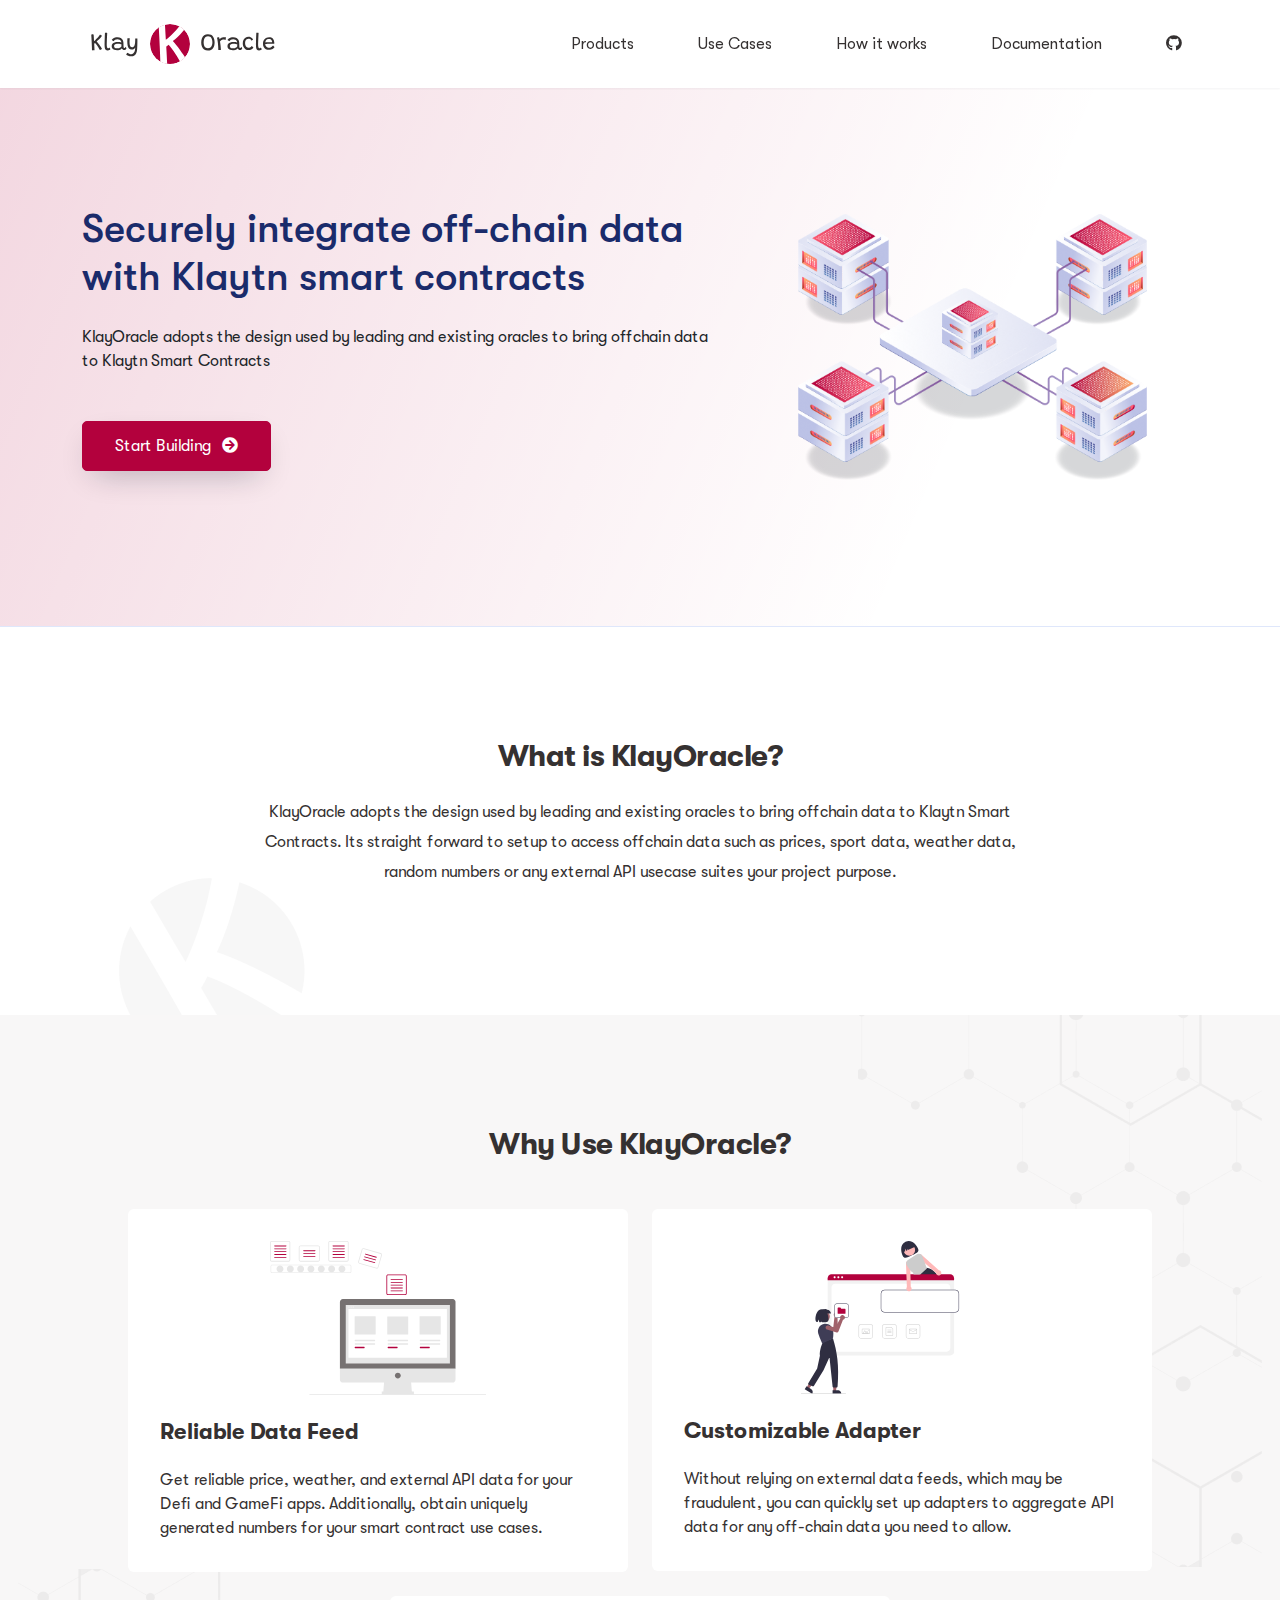
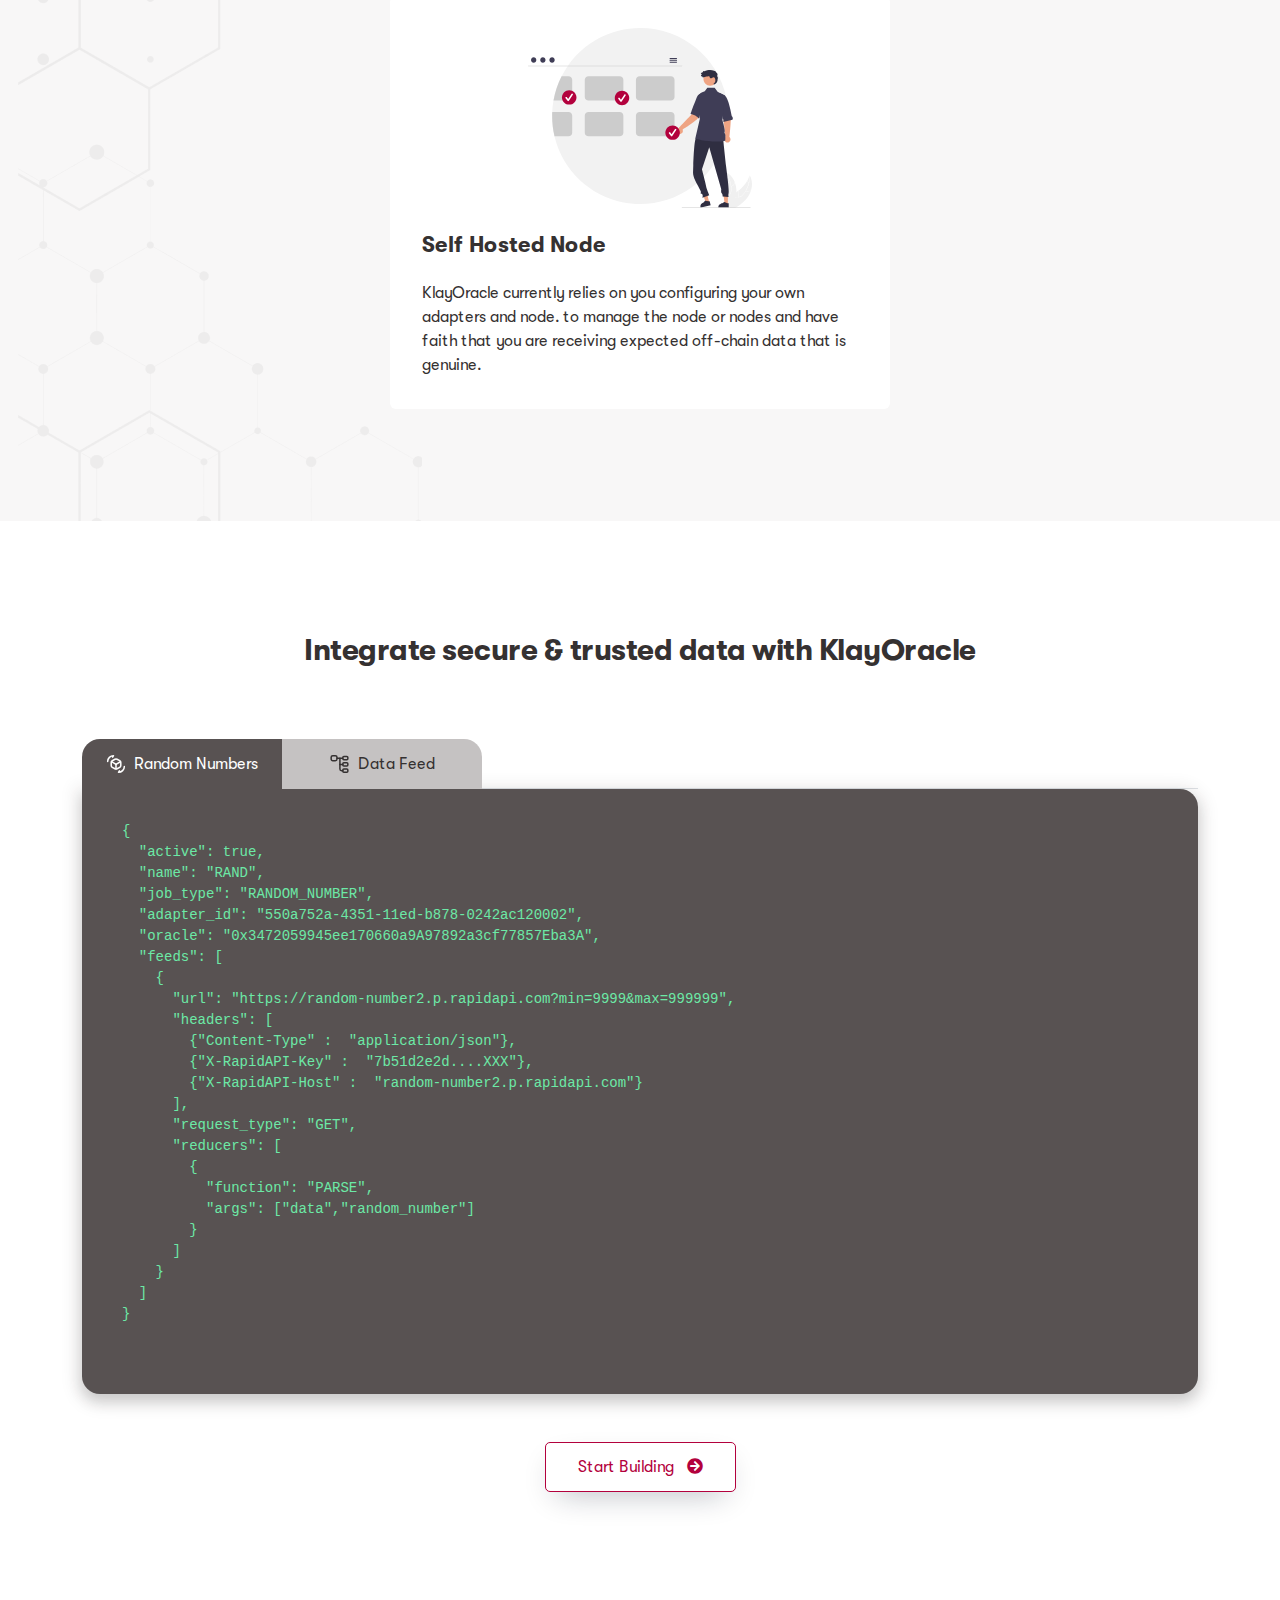
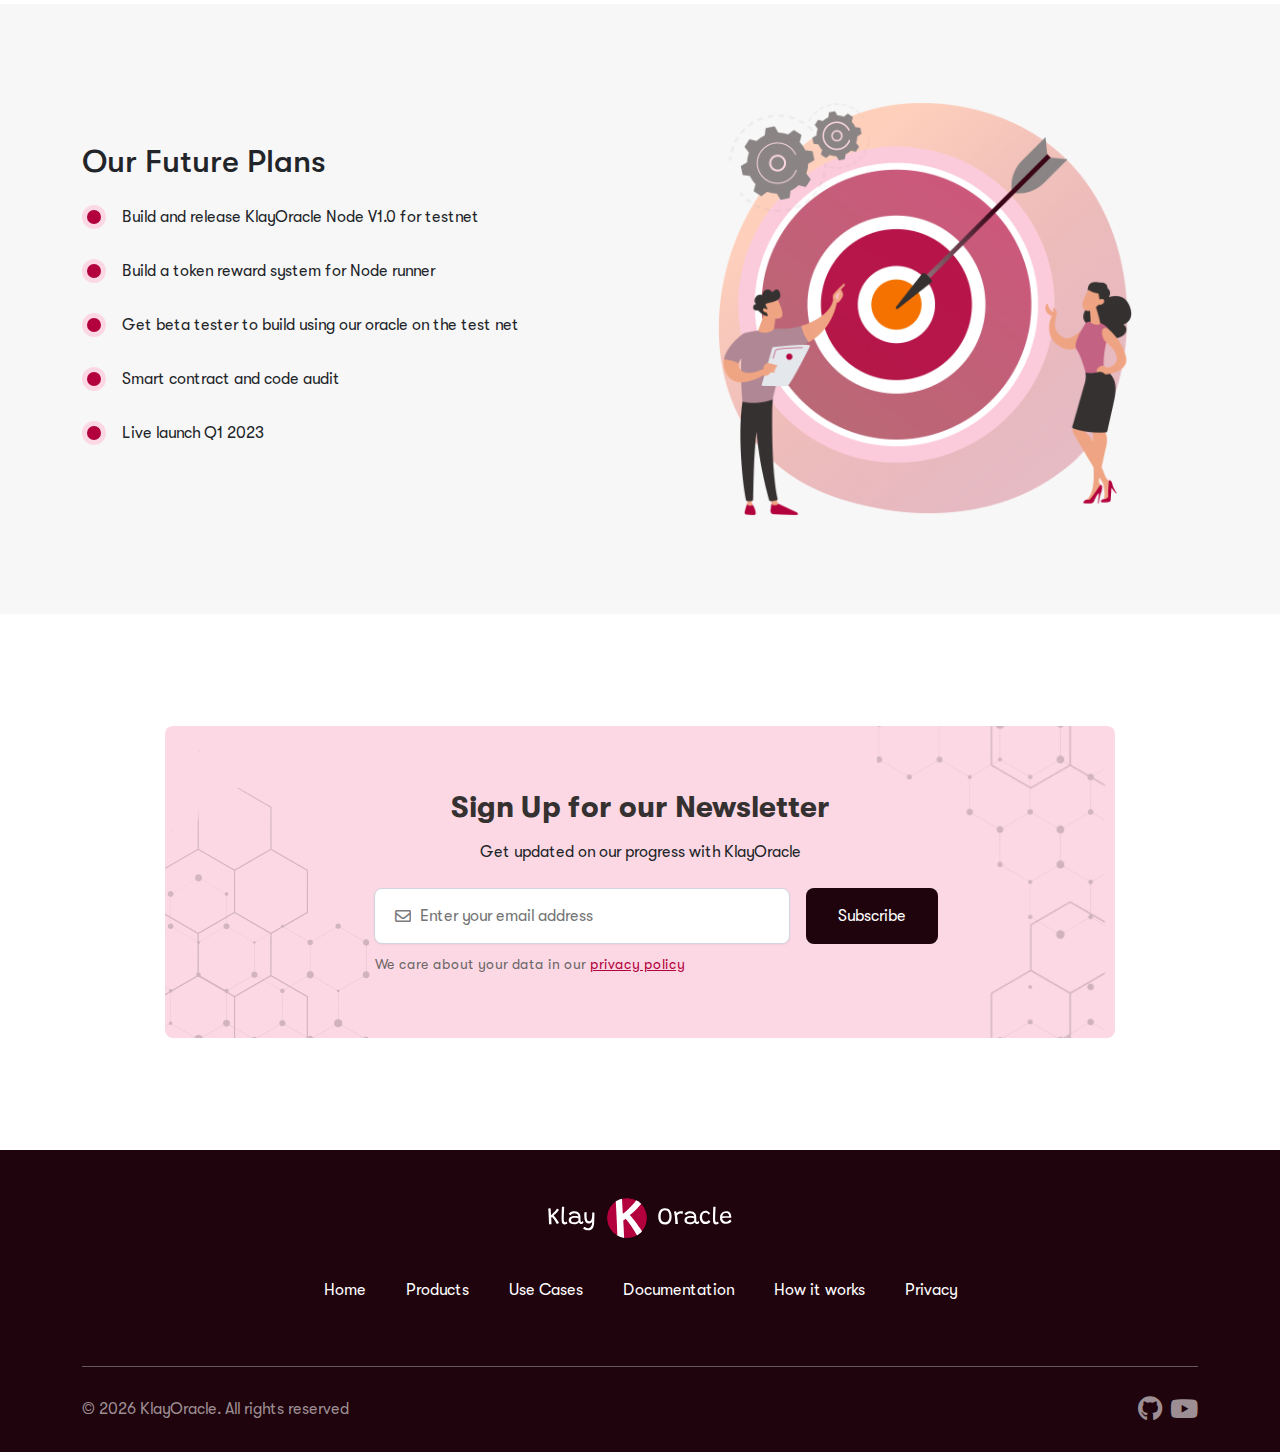
<file: index.html>
<!DOCTYPE html>
<html lang="en">
<head>
    <meta charset="UTF-8">
    <meta name="keywords" content="Oracle, Klaytn, Defi, NFT, Random Numbers, Price Feed, Price Oracle, Offchain Data, Smart Contracts, Klaytn Oracle Smart Contract">
    <meta name="description" property="og:description"  content="KlayOracle adopts the design used by leading and existing oracles to bring offchain data to Klaytn Smart Contracts">
    <meta http-equiv="X-UA-Compatible" content="IE=edge">
    <meta name="viewport" content="width=device-width, initial-scale=1.0">
    <meta property="og:title" content="KlayOracle">
    <meta property="og:image" content="https://www.klayoracle.com/images/network-data-analysis.png">
    <meta property="og:image:width" content="200">
    <meta property="og:image:height" content="200">
    <meta property="og:site_name" content="KlayOracle">
    <meta content="summary_large_image" name="twitter:card">
    <meta property="og:type" content="website">


    
    <title>KlayOracle</title>
    <link rel="shortcut icon" type="image/png" href="images/Icon.png">
    <link href="vendors/fontawesome/css/all.min.css" type="text/css" rel="stylesheet">
    <link href="vendors/bootstrap/dist/css/bootstrap.css" type="text/css" rel="stylesheet">
    <link href="vendors/font/GTWalsheim/stylesheet.css" type="text/css" rel="stylesheet">

    <link href="css/styles.css" type="text/css" rel="stylesheet" />
</head>
<body>
    <div>
        <header class="  navbar-expand-lg fixed-top text-bg-white bg-white ">
            <div class="position-relative ">

            
                <div class="container">
                    <div class="d-flex align-items-center  justify-content-lg-start justify-content-between px-2 py-3 py-lg-4">
                        <a href="/" class="d-flex align-items-center mb-2 mb-lg-0 text-white text-decoration-none me-lg-auto">
                            <img src="images/Logo.svg" class="img-fluid"/>
                        </a>
            
                        <button class="navbar-toggler d-block d-lg-none rounded-circle p-2" type="button" data-bs-toggle="collapse" data-bs-target="#navbarTogglerDemo01" aria-controls="navbarTogglerDemo01" aria-expanded="false" aria-label="Toggle navigation">
                            <!-- <span class="navbar-toggler-icon"></span> -->
                            <i class="fa fa-bars"></i>
                        </button>
                    
                
                        <div class="d-none d-lg-block">
                            <ul class="nav col-12 col-lg-auto  mb-2 justify-content-center align-items-center mb-md-0 gap-5 ">
                                <li class="nav-item  dropdown">
                                    <a class="nav-link px-2 text-secondary dropdown-toggle" href="#" role="button" data-bs-toggle="dropdown" aria-expanded="false">
                                        Products
                                    </a>
                                    <div class="dropdown-menu fade-in py-3">
                                            <div class="" >
                                                <ul>
                                                    <li class="">
                                                        <a target="_blank" href="https://klayoracle.gitbook.io/klayoracle-documentation/" class="px-3">
                                                            Random Numbers
                                                        </a>
                                                    </li>
                                                    <li>
                                                        <a target="_blank" href="https://klayoracle.gitbook.io/klayoracle-documentation/" class="px-3">Data Feed</a>
                        
                                                    </li>
                                                </ul>                        
                                            </div>                       
                                    </div>
                                </li>
                                <li class="nav-item  dropdown">
                                    <a class="nav-link px-2 text-secondary dropdown-toggle" href="#" role="button" data-bs-toggle="dropdown" aria-expanded="false">
                                        Use Cases
                                    </a>
                                    <div class="dropdown-menu fade-in py-3 ">
                                        <div class="" >
                                            <ul>
                                                <li>
                                                    <a href="use-case.html" class="px-3 ">
                                                        NFTs
                                                    </a>
                                                </li>
                                                <li>
                                                    <a href="use-case.html" class="px-3">Gaming</a>
                                                </li>
                                                <li>
                                                    <a href="use-case.html" class="px-3">Defi</a>
                                                </li>
                                            </ul>                        
                                        </div>                       
                                    </div>
                                </li>
                                <li>
                                    <a target="_blank" href="https://klayoracle.gitbook.io/klayoracle-documentation/" class="nav-link px-2 text-secondary">How it works    
                                    </a>
                                </li>
                                <li>
                                    <a target="_blank" href="https://klayoracle.gitbook.io/klayoracle-documentation/" class="nav-link px-2 text-secondary">Documentation    
                                    </a>
                                </li>
                                <li>
                                    <a target="_blank" href="https://github.com/alofeoluwafemi/klay-oracle" class="nav-link px-2 text-secondary"><i class="fab fa-github"></i>    
                                    </a>
                                </li>
                            </ul>
                        </div>

                            
                        <!-- </div> -->
                    </div>
                </div>
                        <div class="d-block d-lg-none">

                            <div class="mobile__menu">
                                <div class="px-2 py-2 py-lg-4 h-auto position-relative">
                                    <div class="container">
                                        <ul class=" col-12 col-lg-auto  mb-2  mb-md-0 gap-5 dropdown-list ">
                                            <li class="nav-item  dropdown">
                                                <a class="nav-link px-2 text-secondary dropdown-toggle" href="#" role="button" data-bs-toggle="dropdown" aria-expanded="false">
                                                    Products
                                                </a>
                                                <div class="dropdown-menu fade-in py-3" style="position: relative;">
                                                        <div class="" >
                                                            <ul>
                                                                <li class="">
                                                                    <a target="_blank" href="https://klayoracle.gitbook.io/klayoracle-documentation/" class="px-3">
                                                                        Random Numbers
                                                                    </a>
                                                                </li>
                                                                <li>
                                                                    <a target="_blank" href="https://klayoracle.gitbook.io/klayoracle-documentation/" class="px-3">Data Feed</a>
                                    
                                                                </li>
                                                            </ul>                        
                                                        </div>                       
                                                </div>
                                            </li>
                                            <li class="nav-item  dropdown">
                                                <a class="nav-link px-2 text-secondary dropdown-toggle" href="#" role="button" data-bs-toggle="dropdown" aria-expanded="false">
                                                    Use Cases
                                                </a>
                                                <div class="dropdown-menu fade-in py-3 ">
                                                    <div class="" >
                                                        <ul>
                                                            <li>
                                                                <a href="use-case.html" class="px-3 ">
                                                                    NFTs
                                                                </a>
                                                            </li>
                                                            <li>
                                                                <a href="use-case.html" class="px-3">Gaming</a>
                                                            </li>
                                                            <li>
                                                                <a href="use-case.html" class="px-3">Defi</a>
                                                            </li>
                                                        </ul>                        
                                                    </div>                       
                                                </div>
                                            </li>
                                            <li>
                                                <a target="_blank" href="https://klayoracle.gitbook.io/klayoracle-documentation/" class="nav-link px-2 text-secondary">How it works    
                                                </a>
                                            </li>
                                            <li>
                                                <a target="_blank" href="https://klayoracle.gitbook.io/klayoracle-documentation/" class="nav-link px-2 text-secondary">Documentation    
                                                </a>
                                            </li>
                                            <li>
                                                <a href="https://github.com/alofeoluwafemi/klay-oracle" target="_blank" class="nav-link px-2 text-secondary"><i class="fab fa-github"></i>    
                                                </a>
                                            </li>
                                        </ul>
                                    </div>
                                    
                                </div>
                                

                            </div>
                        </div>
            </div>
        </header>



        <section class="hero">
            <div class="container">
                <div class="row hero__block align-items-center">
                    <div class="col-lg-7">
                            <div>
                            <h1>Securely integrate off-chain data with Klaytn smart contracts</h1>
                        </div>

                        <div>
                            <p class="mb-5">KlayOracle adopts the design used by leading and existing oracles to bring offchain data to Klaytn Smart Contracts</p>
                        </div>
                        <div>
                            <a target="_blank" href="https://klayoracle.gitbook.io/klayoracle-documentation/" class="hero-button btn">Start Building
                                <i class="fa fa-arrow-circle-right arrow-link"></i>
                            </a>
                        </div>
                    </div>
                    <div class="col-lg-5">
                        <div class="w-100 d-none d-lg-block">
                            <img src="images/network-data-analysis.png" class="img-fluid"/>
                        </div>

                    </div>
                </div>
            </div>
        </section>


        <section class="kl__section__all kl__section__ab">
            <img src="images/Icon Wrap.png" class="k-pattern"/>

            <div class="container position-relative">

                <div class="kl__section__ab__block">
                    <div class="px-4">
                        <div class="mb-4">
                            <h2>What is KlayOracle?</h3>
                        </div>
                        <div>
                            <p>
                                KlayOracle adopts the design used by leading and existing oracles to bring offchain data to Klaytn Smart Contracts. Its straight forward to setup to access offchain data such as prices, sport data, weather data, random numbers or any external API usecase suites your project purpose.
                            </p>
                        </div>
                    </div>
                    
                </div>
            </div>

        </section>



        <section class="kl__section__all kl__section__wh">
            <img src="images/19366 3.png" class="left-pattern d-none d-lg-block"/>
            <img src="images/19366 2 (1).png" class="right-pattern d-none d-lg-block"/>
            <div class="container">
                <div class="" >
                        <div class="mb-4">
                            <h2>Why Use KlayOracle?</h3>
                        </div>
                        <div class="mt-5">
                            <div class="row flex-wrap align-items-center justify-content-center ">
                                <div class="col-lg-6 card-group d-flex align-items-center justify-content-center justify-content-lg-end ">
                                    <div class="card border-0  mb-4 px-3 py-3">
                                        <div class="card-body">
                                            <div class="card-img">
                                                <img src="images/undraw_data_processing_yrrv 1.svg" alt="reliable-data-feed"/>
                                            </div>
                                            <div class="card-content mt-4">

                                                <div class="mb-4">
                                                     <h3>Reliable Data Feed</h3>
                                                </div>
                                                <div>
                                                     <p>Get reliable price, weather, and external API data for your Defi and GameFi apps. Additionally, obtain uniquely generated numbers for your smart contract use cases.</p>
                                                </div>
                                             </div>
                                        </div>
                                        
                                    </div>
                                </div>
                                <div class="col-lg-6 card-group d-flex align-items-center justify-content-center justify-content-lg-start">
                                    <div class="card border-0  mb-4 px-3 py-3">
                                        <div class="card-body">
                                            <div class="card-img">
                                                <img src="images/undraw_building_websites_i78t 1.svg" alt="customizable-adapter"/>
                                            </div>
                                            <div class="card-content mt-4">

                                               <div class="mb-4">
                                                    <h3>Customizable Adapter</h3>
                                               </div>
                                               <div>
                                                    <p>Without relying on external data feeds, which may be fraudulent, you can quickly set up adapters to aggregate API data for any off-chain data you need to allow.</p>
                                               </div>
                                            </div>
                                            
                                        </div>
                                        
                                    </div>
                                </div>
                                <div class="col-lg-6 card-group d-flex align-items-center justify-content-center">
                                    <div class="card border-0 px-3 py-3">
                                        <div class="card-body">
                                            <div class="card-img">
                                                <img src="images/undraw_checking_boxes_re_9h8m 1.svg" alt="self-hosted-node"/>
                                            </div>
                                            <div class="card-content mt-4">

                                                <div class="mb-4">
                                                     <h3>Self Hosted Node</h3>
                                                </div>
                                                <div>
                                                     <p>KlayOracle currently relies on you configuring your own adapters and node. to manage the node or nodes and have faith that you are receiving expected off-chain data that is genuine.</p>
                                                </div>
                                             </div>
                                        </div>
                                        
                                    </div>
                                </div>
                            </div>
                        </div>
                    
                </div>
            </div>

        </section>


        <section class="kl__section__all kl__code__block">
            <div class="container">
                <div class="">
                    <div class="mb-5">
                        <h2>Integrate secure & trusted data with KlayOracle</h3>
                    </div>

                    <div class="pt-2 pt-lg-4">

                    
                        <ul class="nav nav-tabs" id="myTab" role="tablist">
                        <li class="nav-item" role="presentation">
                          <button class="nav-link active d-flex align-items-center justify-content-center gap-2" id="random-numbers-tab" data-bs-toggle="tab" data-bs-target="#random-numbers-pane" type="button" role="tab" aria-controls="random-numbers-tab-pane" aria-selected="true">
                            <span>
                                <svg width="20" height="20" viewBox="0 0 20 20" fill="none" xmlns="http://www.w3.org/2000/svg">
                                    <path d="M5.58337 7.71655L10 10.2749L14.3834 7.73322" stroke="currentColor" stroke-width="1.5" stroke-linecap="round" stroke-linejoin="round"/>
                                    <path d="M10 14.8083V10.2666" stroke="currentColor" stroke-width="1.5" stroke-linecap="round" stroke-linejoin="round"/>
                                    <path d="M8.9667 5.24163L6.30002 6.72496C5.70002 7.05829 5.20001 7.89996 5.20001 8.59163V11.4166C5.20001 12.1083 5.69169 12.95 6.30002 13.2833L8.9667 14.7666C9.53336 15.0833 10.4667 15.0833 11.0417 14.7666L13.7084 13.2833C14.3084 12.95 14.8083 12.1083 14.8083 11.4166V8.5833C14.8083 7.89163 14.3167 7.04996 13.7084 6.71663L11.0417 5.23329C10.4667 4.91663 9.53336 4.91663 8.9667 5.24163Z" stroke="currentColor" stroke-width="1.5" stroke-linecap="round" stroke-linejoin="round"/>
                                    <path d="M18.3333 12.5C18.3333 15.725 15.725 18.3333 12.5 18.3333L13.375 16.875" stroke="currentColor" stroke-width="1.5" stroke-linecap="round" stroke-linejoin="round"/>
                                    <path d="M1.66669 7.50008C1.66669 4.27508 4.27502 1.66675 7.50002 1.66675L6.62503 3.12508" stroke="currentColor" stroke-width="1.5" stroke-linecap="round" stroke-linejoin="round"/>
                                </svg>
                                    
                            </span>
                            Random Numbers
                        </button>
                        </li>
                        <li class="nav-item" role="presentation">
                          <button class="nav-link d-flex align-items-center justify-content-center gap-2" id="data-feed-tab" data-bs-toggle="tab" data-bs-target="#data-feed-tab-pane" type="button" role="tab" aria-controls="data-feed-tab-pane" aria-selected="false">
                            <span>
                                <svg width="21" height="20" viewBox="0 0 21 20" fill="none" xmlns="http://www.w3.org/2000/svg">
                                    <path d="M6.33332 6.66675H3.83332C2.91666 6.66675 2.16666 5.91675 2.16666 5.00008V3.33341C2.16666 2.41675 2.91666 1.66675 3.83332 1.66675H6.33332C7.24999 1.66675 7.99999 2.41675 7.99999 3.33341V5.00008C7.99999 5.91675 7.24999 6.66675 6.33332 6.66675Z" stroke="currentColor" stroke-width="1.5" stroke-linecap="round" stroke-linejoin="round"/>
                                    <path d="M17.8333 5.83333H14.8333C14.2833 5.83333 13.8333 5.38332 13.8333 4.83332V3.50001C13.8333 2.95001 14.2833 2.5 14.8333 2.5H17.8333C18.3833 2.5 18.8333 2.95001 18.8333 3.50001V4.83332C18.8333 5.38332 18.3833 5.83333 17.8333 5.83333Z" stroke="currentColor" stroke-width="1.5" stroke-linecap="round" stroke-linejoin="round"/>
                                    <path d="M17.8333 12.0833H14.8333C14.2833 12.0833 13.8333 11.6333 13.8333 11.0833V9.75001C13.8333 9.20001 14.2833 8.75 14.8333 8.75H17.8333C18.3833 8.75 18.8333 9.20001 18.8333 9.75001V11.0833C18.8333 11.6333 18.3833 12.0833 17.8333 12.0833Z" stroke="currentColor" stroke-width="1.5" stroke-linecap="round" stroke-linejoin="round"/>
                                    <path d="M8 4.16675H13.8333" stroke="currentColor" stroke-width="1.5" stroke-miterlimit="10" stroke-linecap="round" stroke-linejoin="round"/>
                                    <path d="M10.9167 4.16675V15.0001C10.9167 15.9167 11.6667 16.6667 12.5833 16.6667H13.8333" stroke="currentColor" stroke-width="1.5" stroke-miterlimit="10" stroke-linecap="round" stroke-linejoin="round"/>
                                    <path d="M10.9167 10.4167H13.8333" stroke="currentColor" stroke-width="1.5" stroke-miterlimit="10" stroke-linecap="round" stroke-linejoin="round"/>
                                    <path d="M17.8333 18.3333H14.8333C14.2833 18.3333 13.8333 17.8833 13.8333 17.3333V16C13.8333 15.45 14.2833 15 14.8333 15H17.8333C18.3833 15 18.8333 15.45 18.8333 16V17.3333C18.8333 17.8833 18.3833 18.3333 17.8333 18.3333Z" stroke="currentColor" stroke-width="1.5" stroke-linecap="round" stroke-linejoin="round"/>
                                </svg>
                            </span>
                            Data Feed
                        </button>
                        </li>
                        </ul>
                        <div class="tab-content code__block" id="myTabContent">
                            <div class="tab-pane fade show active" id="random-numbers-pane" role="tabpanel" aria-labelledby="random-numbers-tab" tabindex="0">
                                <div class="px-2 code__block__content">
                                    <pre class="code__block-color__green">
{
  "active": true,
  "name": "RAND",
  "job_type": "RANDOM_NUMBER",
  "adapter_id": "550a752a-4351-11ed-b878-0242ac120002",
  "oracle": "0x3472059945ee170660a9A97892a3cf77857Eba3A",
  "feeds": [
    {
      "url": "https://random-number2.p.rapidapi.com?min=9999&max=999999",
      "headers": [
        {"Content-Type" :  "application/json"},
        {"X-RapidAPI-Key" :  "7b51d2e2d....XXX"},
        {"X-RapidAPI-Host" :  "random-number2.p.rapidapi.com"}
      ],
      "request_type": "GET",
      "reducers": [
        {
          "function": "PARSE",
          "args": ["data","random_number"]
        }
      ]
    }
  ]
}
                                    </pre>

                                </div>
                                
                            </div>
                            <div class="tab-pane fade" id="data-feed-tab-pane" role="tabpanel" aria-labelledby="data-feed-tab" tabindex="0">
                                <div class="px-2 code__block__content">
<pre class="code__block-color__green">
{
  "active": true,
  "name": "KLAY_USD",
  "job_type": "DATA_FEED",
  "adapter_id": "efbdab54-4195-11ed-b878-0242ac120002",
  "oracle": "0xDC77A7A497C9a9A7C086E3d57bFb753fF2cFa414",
  "feeds": [
    {
      "url": "https://min-api.cryptocompare.com/data/pricemultifull?fsyms=KLAY&tsyms=USD",
      "headers": [
        {"Content-Type" :  "application/json"}
      ],
      "request_type": "GET",
      "reducers": [
        {
          "function": "PARSE",
          "args": ["RAW","KLAY","USD","PRICE"]
        },
        {
          "function": "MUL",
          "args": [1000000000000000000]
        }
      ]
    }
  ]
}
</pre>
                                
                                    <!-- <div class="mb-3">
                                        <span class="code__block-color__green">// Imports</span><br/>
                                        <span class="code__block-color__purple">Import </span><span class="code__block-color__blue">mongoose, { Schema } </span><span>from</span> <span>'untitled'</span>
                                    </div>

                                    <div class="mb-3">
                                        <span class="code__block-color__green">// Collection name</span><br/>
                                        <span class="code__block-color__purple">export const</span><span class="code__block-color__blue"> collection </span><span>= 'Design' |</span>
                                    </div>

                                    <div class="mb-3">
                                        <span class="code__block-color__green">// Schema</span><br/>
                                        <span class="code__block-color__purple">const</span><span class="code__block-color__blue"> schema</span> = <span class="code__block-color__purple">new</span><span> Schema({</span><br/>
                                            <span class="code__block-color__blue">&nbsp;&nbsp;&nbsp;&nbsp;name</span><span>: {</span><br/>
                                                <span class="code__block-color__blue">&nbsp;&nbsp;&nbsp;&nbsp;&nbsp;&nbsp;&nbsp;type</span><span>: &nbsp;String,</span><br/>
                                                <span class="code__block-color__blue">&nbsp;&nbsp;&nbsp;&nbsp;&nbsp;&nbsp;&nbsp;required</span><span>: &nbsp;true</span><br/>
                                            <span>&nbsp;&nbsp;&nbsp;&nbsp;},</span><br/><br/>

                                            <span class="code__block-color__blue">&nbsp;&nbsp;&nbsp;&nbsp;description</span><span>: {</span><br/>
                                                <span class="code__block-color__blue">&nbsp;&nbsp;&nbsp;&nbsp;&nbsp;&nbsp;&nbsp;type</span><span>: &nbsp;String</span><br/>
                                            <span>&nbsp;&nbsp;&nbsp;&nbsp;}</span><br/>
                                        <span>},</span>&nbsp; {<span class="code__block-color__blue">timestamps</span><span>: true})</span>
                                    </div>

                                    <div>
                                        <span class="code__block-color__green">// Model</span><br/>
                                        <span class="code__block-color__purple">export default</span><span> untitled.model(</span><span class="code__block-color__blue">collection</span><span>, </span><span class="code__block-color__blue">schema</span><span>, </span> <span class="code__block-color__blue">collection</span><span>)</span>
                                    </div> -->

                                </div>
                            </div>
                        </div>

                    </div>

                      <div class="mt-5 align-items-center justify-content-center d-flex">
                        <a target="_blank" href="https://klayoracle.gitbook.io/klayoracle-documentation/" class="btn code__block__btn">Start Building
                            <i class="fa fa-arrow-circle-right arrow-link"></i>
                        </a>
                      </div>
                </div>
            </div>

        </section>




        <section class="kl__section__all kl__section__ft__plan">
            <div class="container">
                <div class="">
                    <div class="row align-items-center">
                        <div class="col-lg-6">
                            <div>
                                <div>
                                    <h2>Our Future Plans</h2>
                                </div>

                                <div class="mt-4">
                                    <ul>
                                        <li>
                                            <p>
                                                Build and release KlayOracle Node V1.0 for testnet
                                            </p>
                                        </li>
                                        <li>
                                            <p>
                                                Build a token reward system for Node runner
                                            </p>
                                        </li>
                                        <li>
                                            <p>
                                                Get beta tester to build using our oracle on the test net
                                            </p>
                                        </li>
                                        <li>
                                            <p>
                                                Smart contract and code audit
                                            </p>
                                        </li>
                                        <li>
                                            <p>
                                                Live launch Q1 2023
                                            </p>
                                        </li>
                                    </ul>
                                </div>
                                
                            </div>
                        </div>

                        <div class="col-lg-6">
                            <div class="w-100">
                            <img src="images/future-plans.png" class="w-100 img-fluid"/>

                            </div>
                        </div>
                    </div>
                </div>
            </div>
        </section>



        <section class="kl__section__all kl__section__newsletter">
            <div class="container">
                <div class="kl__newsletter__block position-relative">
                    <img src="images/19366 1.png" class="left-img d-none d-lg-block"/>
                    <img src="images/19366 2.png" class="right-img"/>
                    <div class="mb-3" >
                        <h2>Sign Up for our Newsletter</h2>
                    </div>
                    <div class="kl__newsletter__block__subtitle mb-4 px-1">
                        <p>Get updated on our progress with KlayOracle</p>
                    </div>

                    <div class="" >
                        <form class="subscribe-form">
                            <div class="form-subscribe-wrapper d-flex flex-row flex-wrap flex-md-nowrap">
                                <div class="input-group">
                                    <span class="input-group-text" id="basic-addon1"><i class="far fa-envelope"></i></span>
                                    <input type="email" class="cta-subscribe-input w-input" maxlength="256" name="Email" placeholder="Enter your email address" id="Email" required="">
                                </div>
                                <button type="submit" class="btn subscribe-button mt-3 mt-md-0">Subscribe</button>
                            </div>
                            <div class="hint-text">
                                <p>We care about your data in our <a href="">privacy policy</a></p>
                            </div>
                        </form>
                    </div>

                </div>
            </div>
        </section>


        <footer>
            <div class="container">
                <div class="top-footer py-5">

                    <div class="row">
                        <div class="col-lg-12 col-md-12 mb-4 mb-lg-0 ">

                            <div class="d-flex align-items-center justify-content-center text-center px-2 px-lg-4">
                                <div>
                                    <a class="navbar-brand mb-5" href="/">
                                        <img src="images/Logo (1).svg"/>
                                    </a>
                                
                                    <div class="d-flex align-items-center justify-content-center gap-2 mt-4 flex-wrap">
                                        
                                        <a href="/" class="footer-link rounded-circle p-3 d-flex align-items-center justify-content-center position-relative">
                                            Home
                                            <span></span>
                                        </a>
                                        <a href="/use-case.html" class="footer-link rounded-circle p-3 d-flex align-items-center justify-content-center position-relative">
                                            Products
                                            <span></span>

                                        </a>
                                        <a target="_blank" href="https://klayoracle.gitbook.io/klayoracle-documentation/" class="footer-link rounded-circle p-3 d-flex align-items-center justify-content-center position-relative">
                                            Use Cases
                                            <span></span>

                                        </a>
                                        <a target="_blank" href="https://klayoracle.gitbook.io/klayoracle-documentation/" class="footer-link rounded-circle p-3 d-flex align-items-center justify-content-center position-relative">
                                            Documentation
                                            <span></span>

                                        </a>
                                        <a target="_blank" href="https://klayoracle.gitbook.io/klayoracle-documentation/" class="footer-link rounded-circle p-3 d-flex align-items-center justify-content-center position-relative">
                                            How it works
                                            <span></span>

                                        </a>
                                        <a href="" class="footer-link rounded-circle p-3 d-flex align-items-center justify-content-center position-relative">
                                            Privacy
                                            <span></span>

                                        </a>
                                    </div>
            
                                </div>
                            </div>
                        </div>
                    </div>
                </div>

                <div class="bottom-footer py-4">

                    <div class=" d-flex align-items-center justify-content-between flex-wrap flex-column-reverse flex-md-row gap-2">
                        <div>
                            <p>&copy; <script>document.write(new Date().getFullYear())</script> KlayOracle. All rights reserved</p>
                        </div>
                        <div>
                            <div class="d-inline-flex align-items-center  justify-content-start justify-content-lg-center gap-2 ">
                                <a target="_blank" href="https://github.com/alofeoluwafemi/klay-oracle" class="social-icon"><i class="fab fa-github"></i></a>
                                <a href="" class="social-icon"><i class="fab fa-youtube"></i></a>

                            </div>
                        </div>

                    </div>
                    
                </div>
            </div>
        
        </footer>


    </div>
    
    <script src="vendors/jquery.js"></script>
    <script src="vendors/popper.js"></script>
    <script src="vendors/bootstrap/dist/js/bootstrap.min.js"></script>



    <script src="js/main.js"></script>

</body>
</html>
</file>
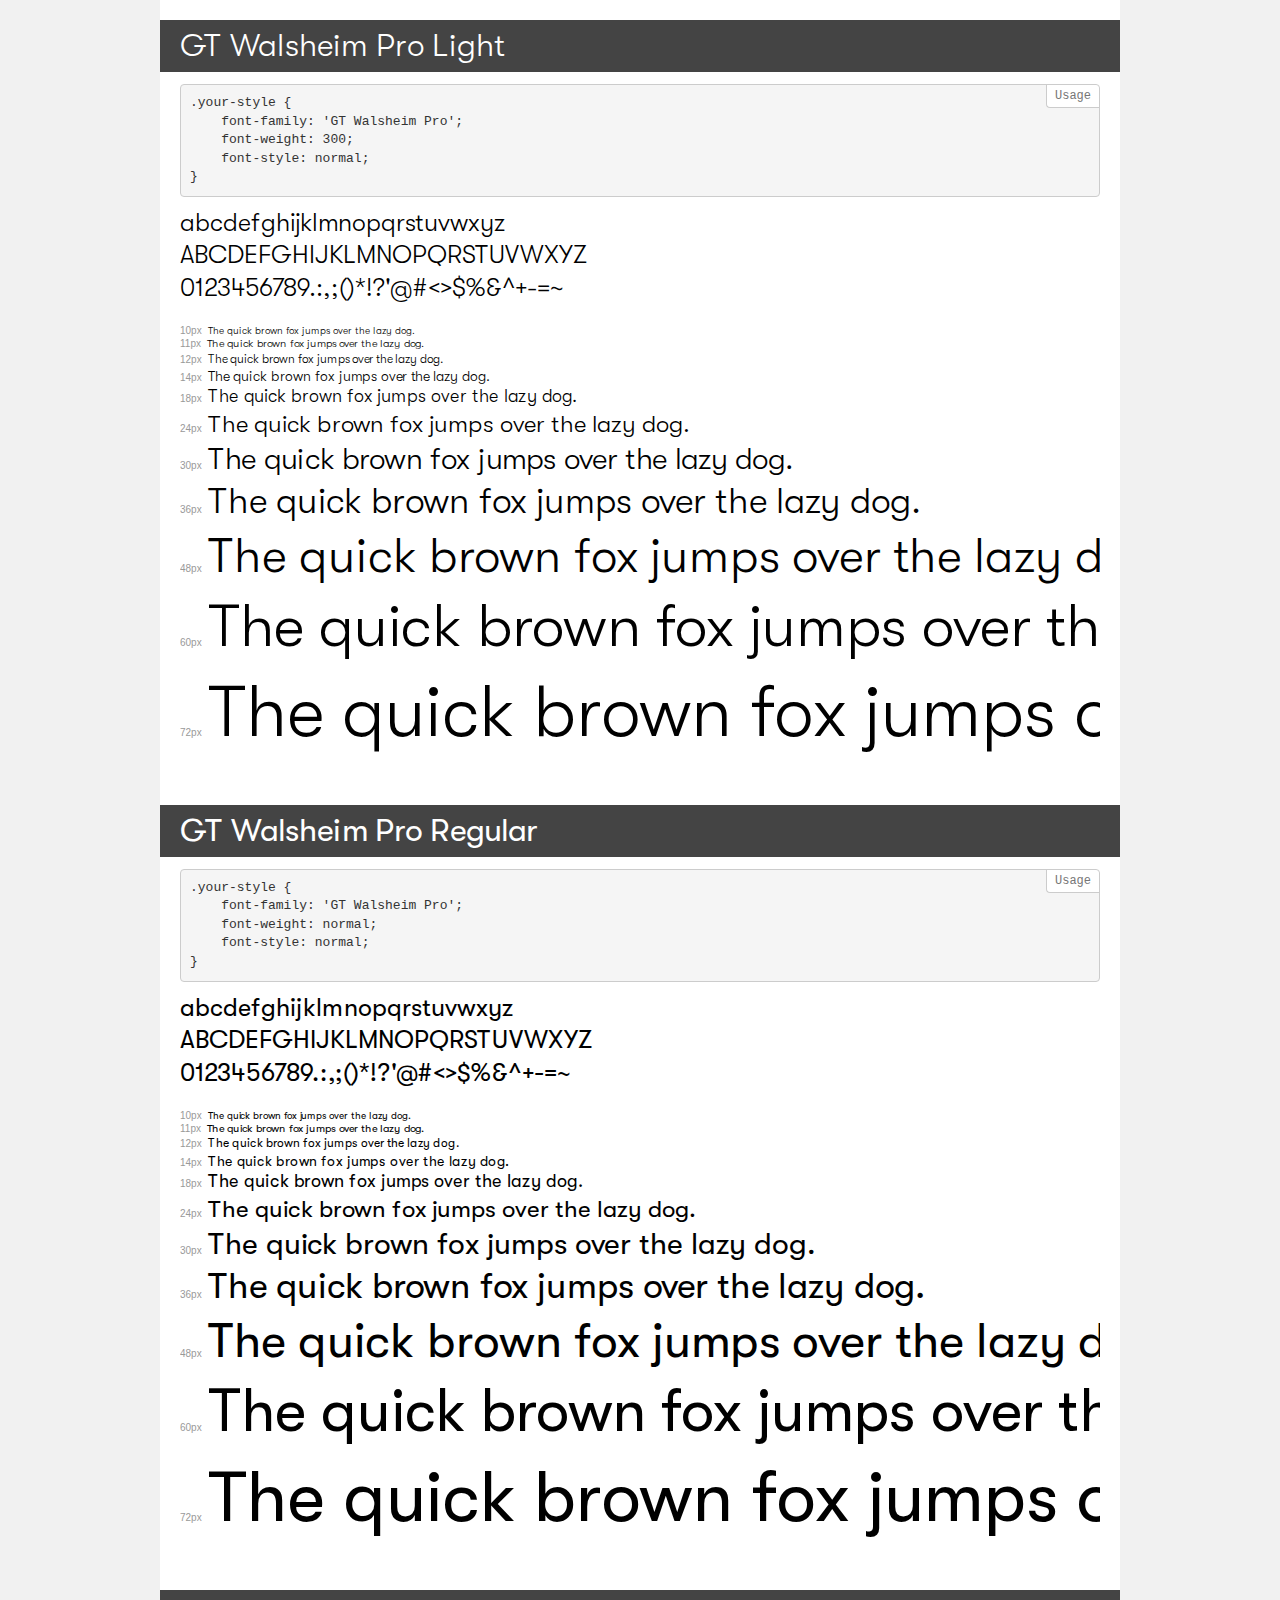
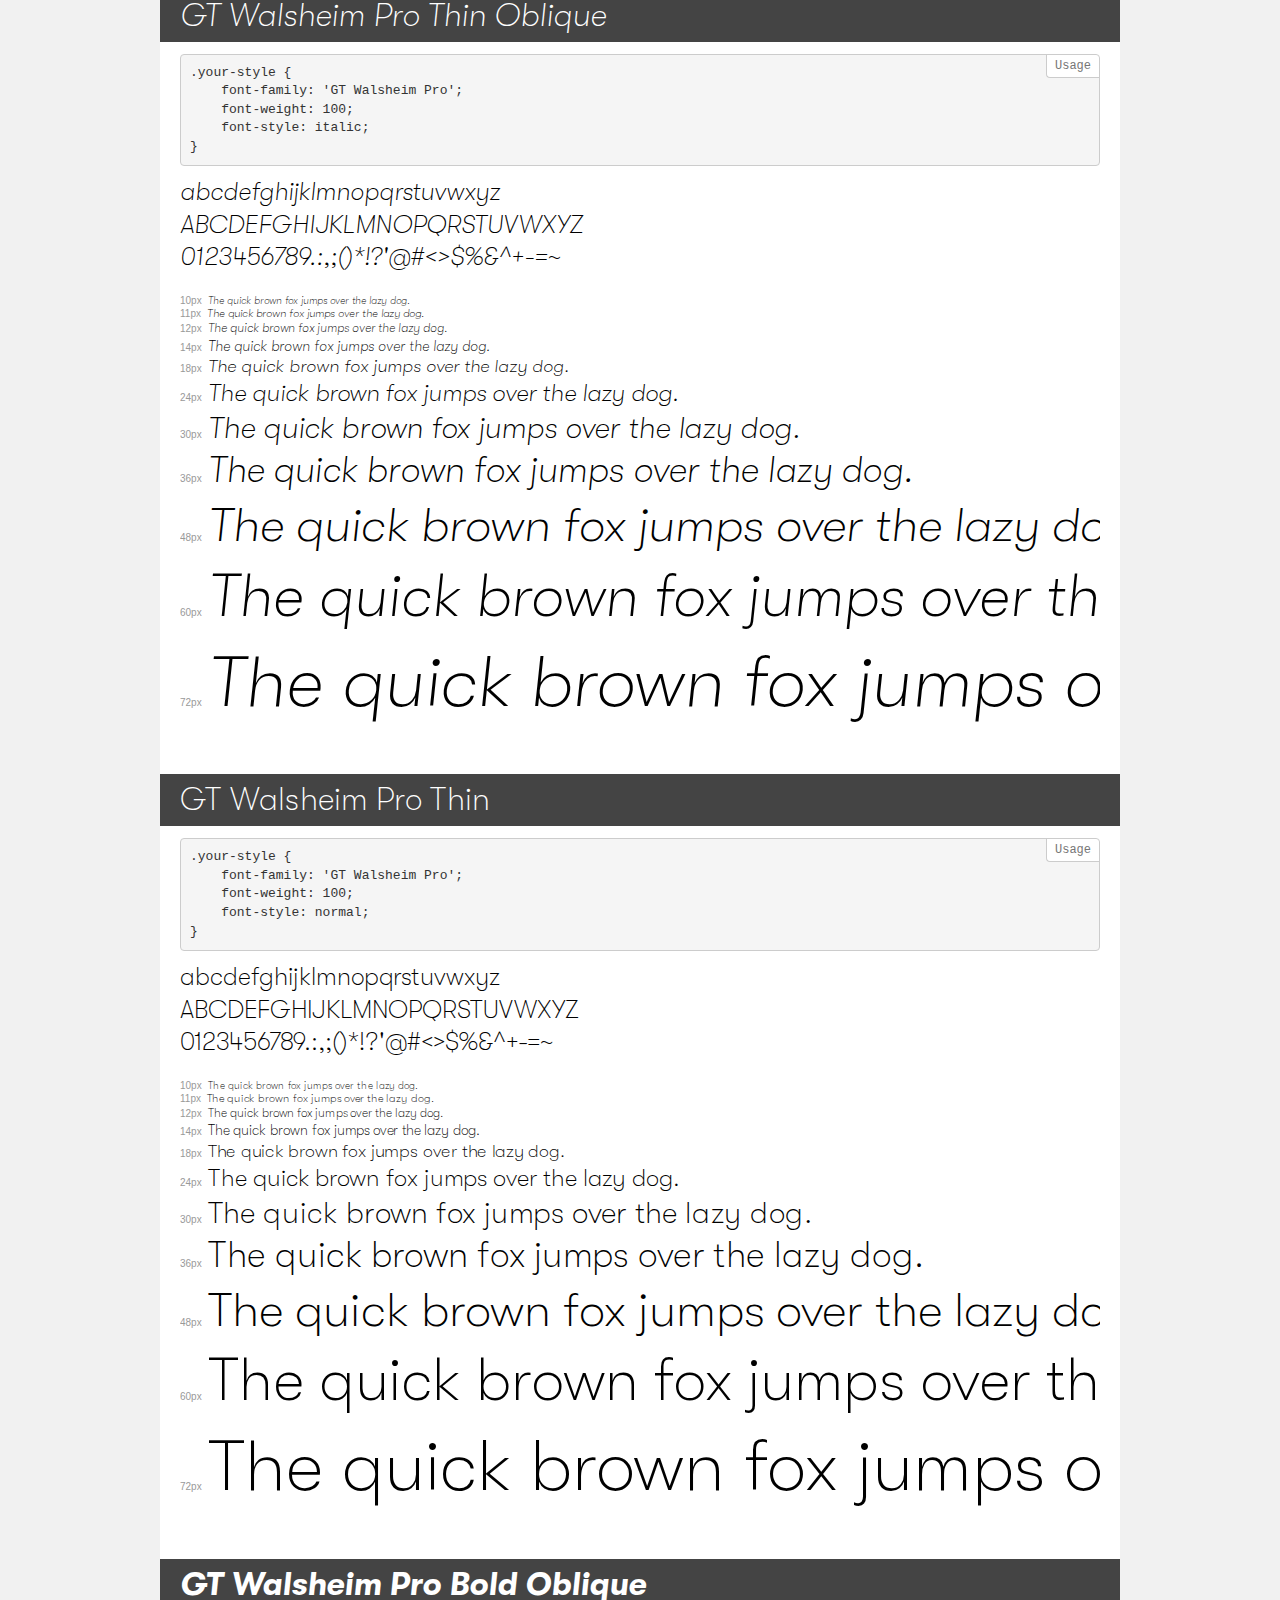
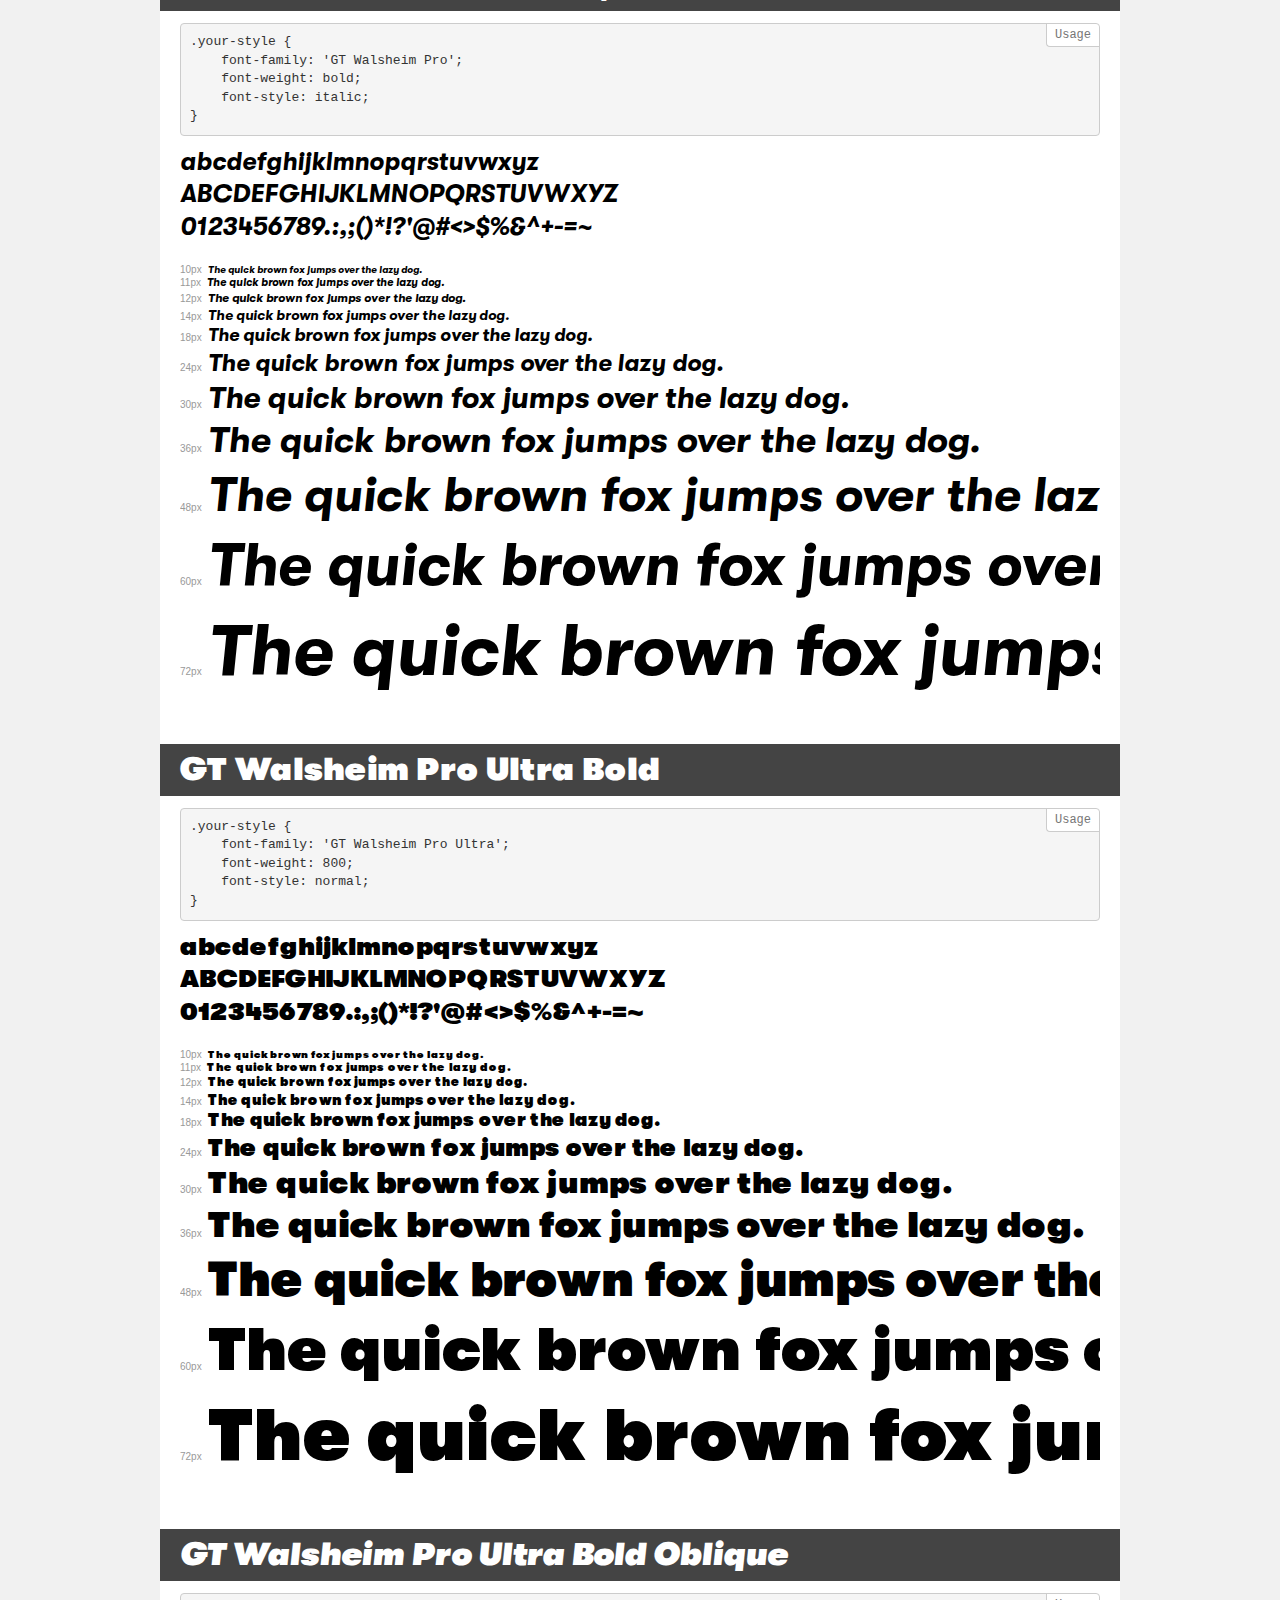
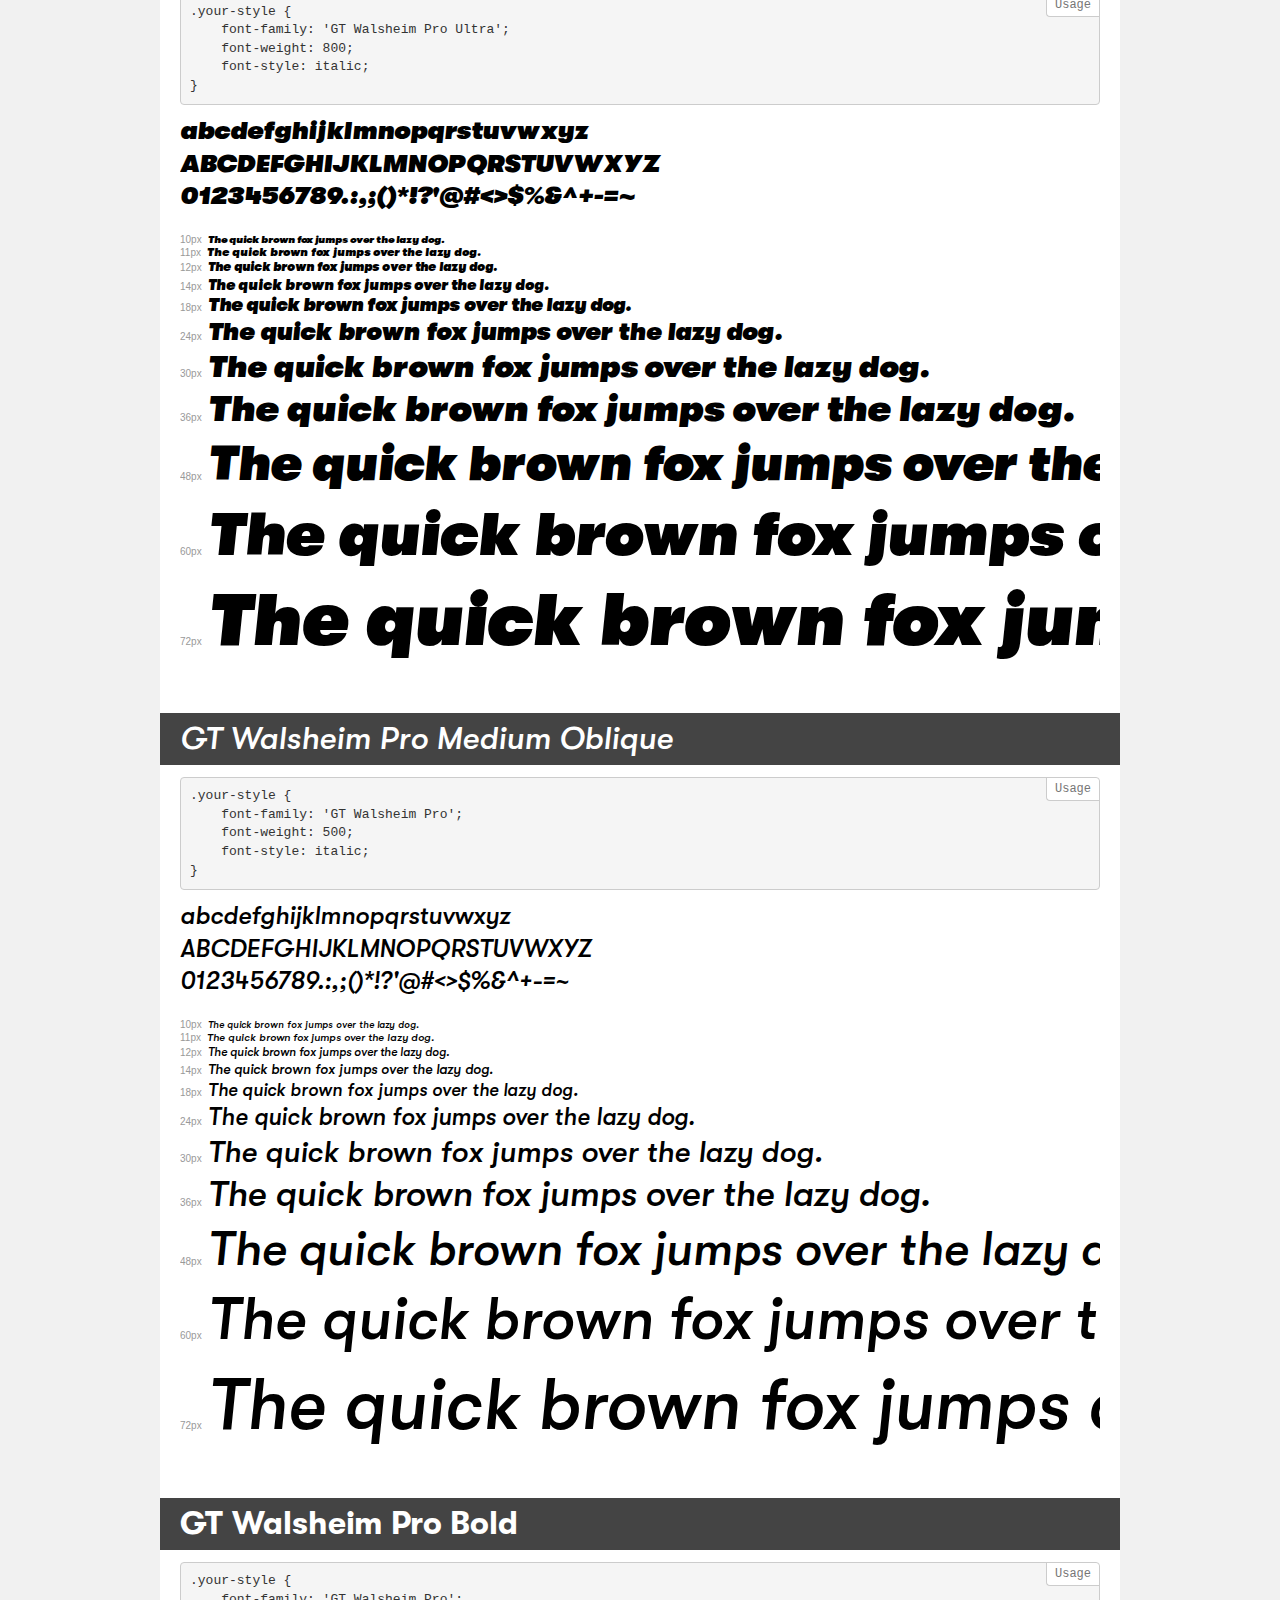
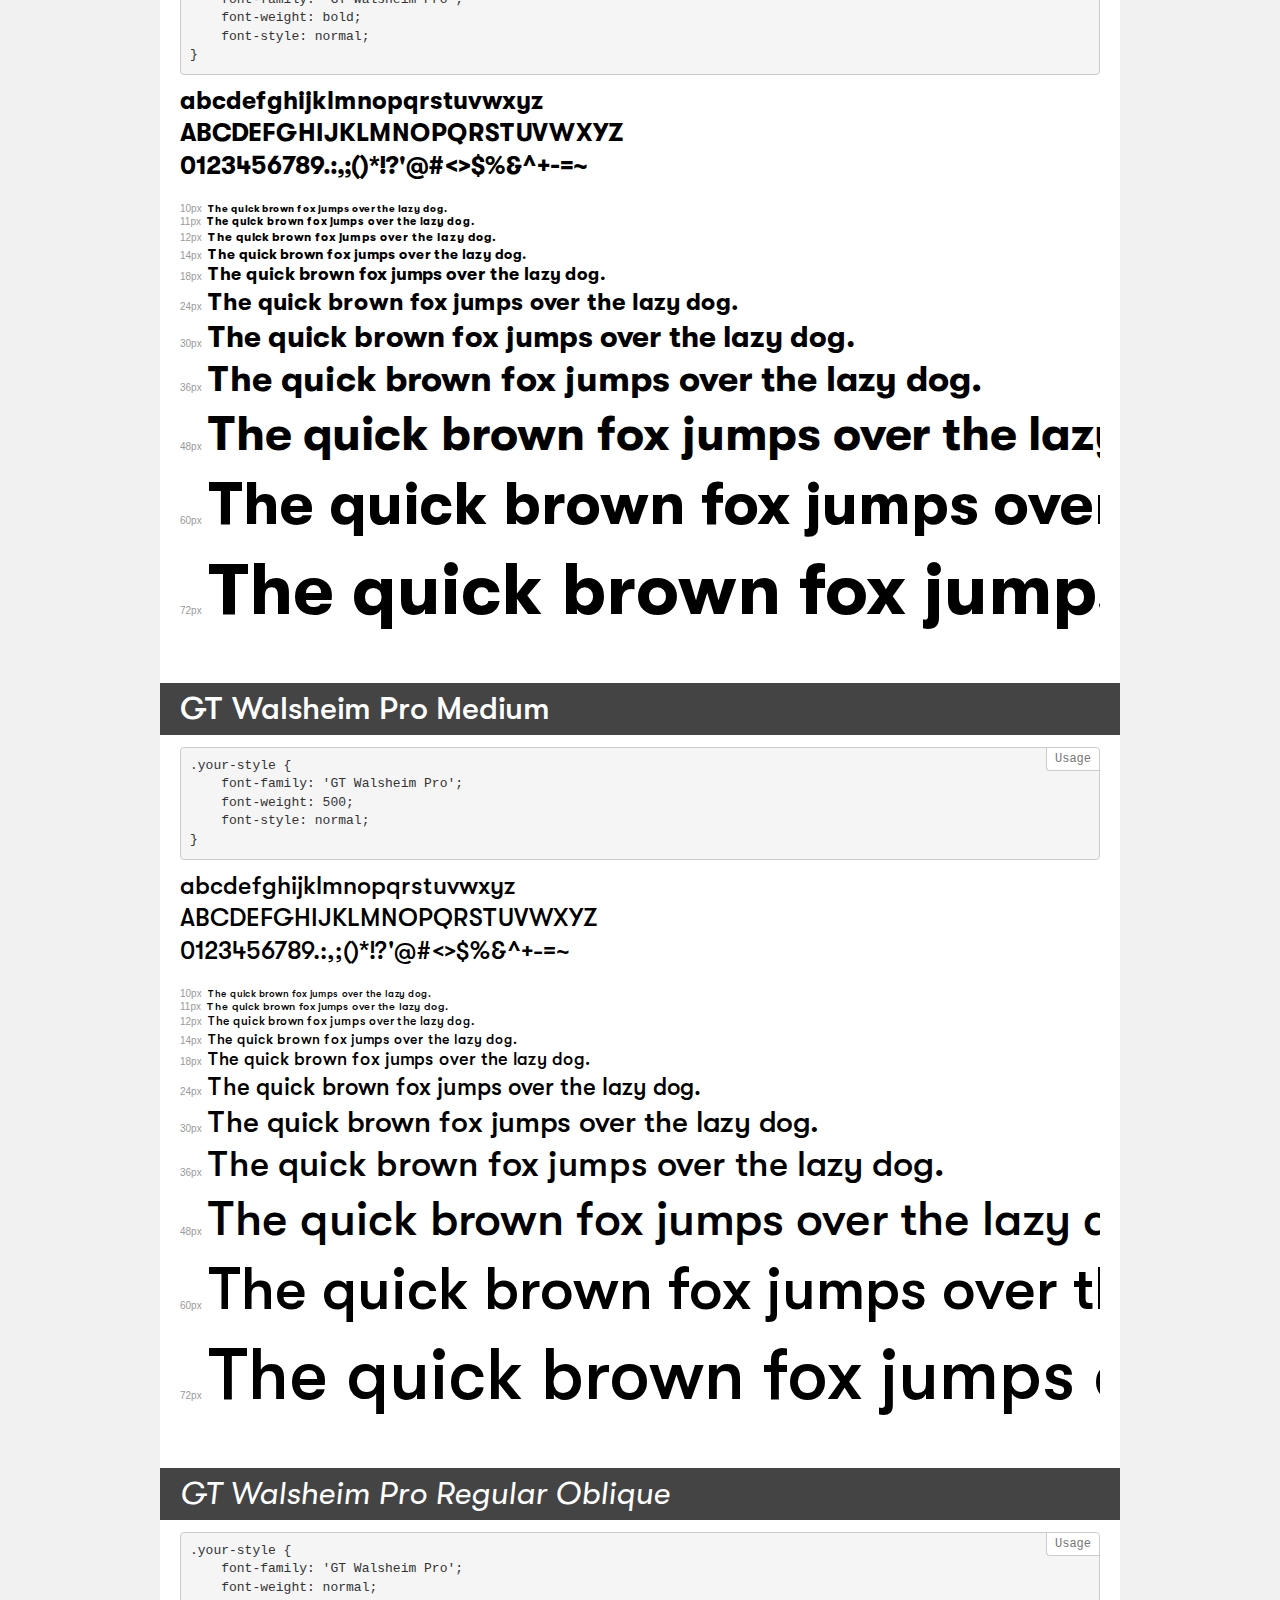
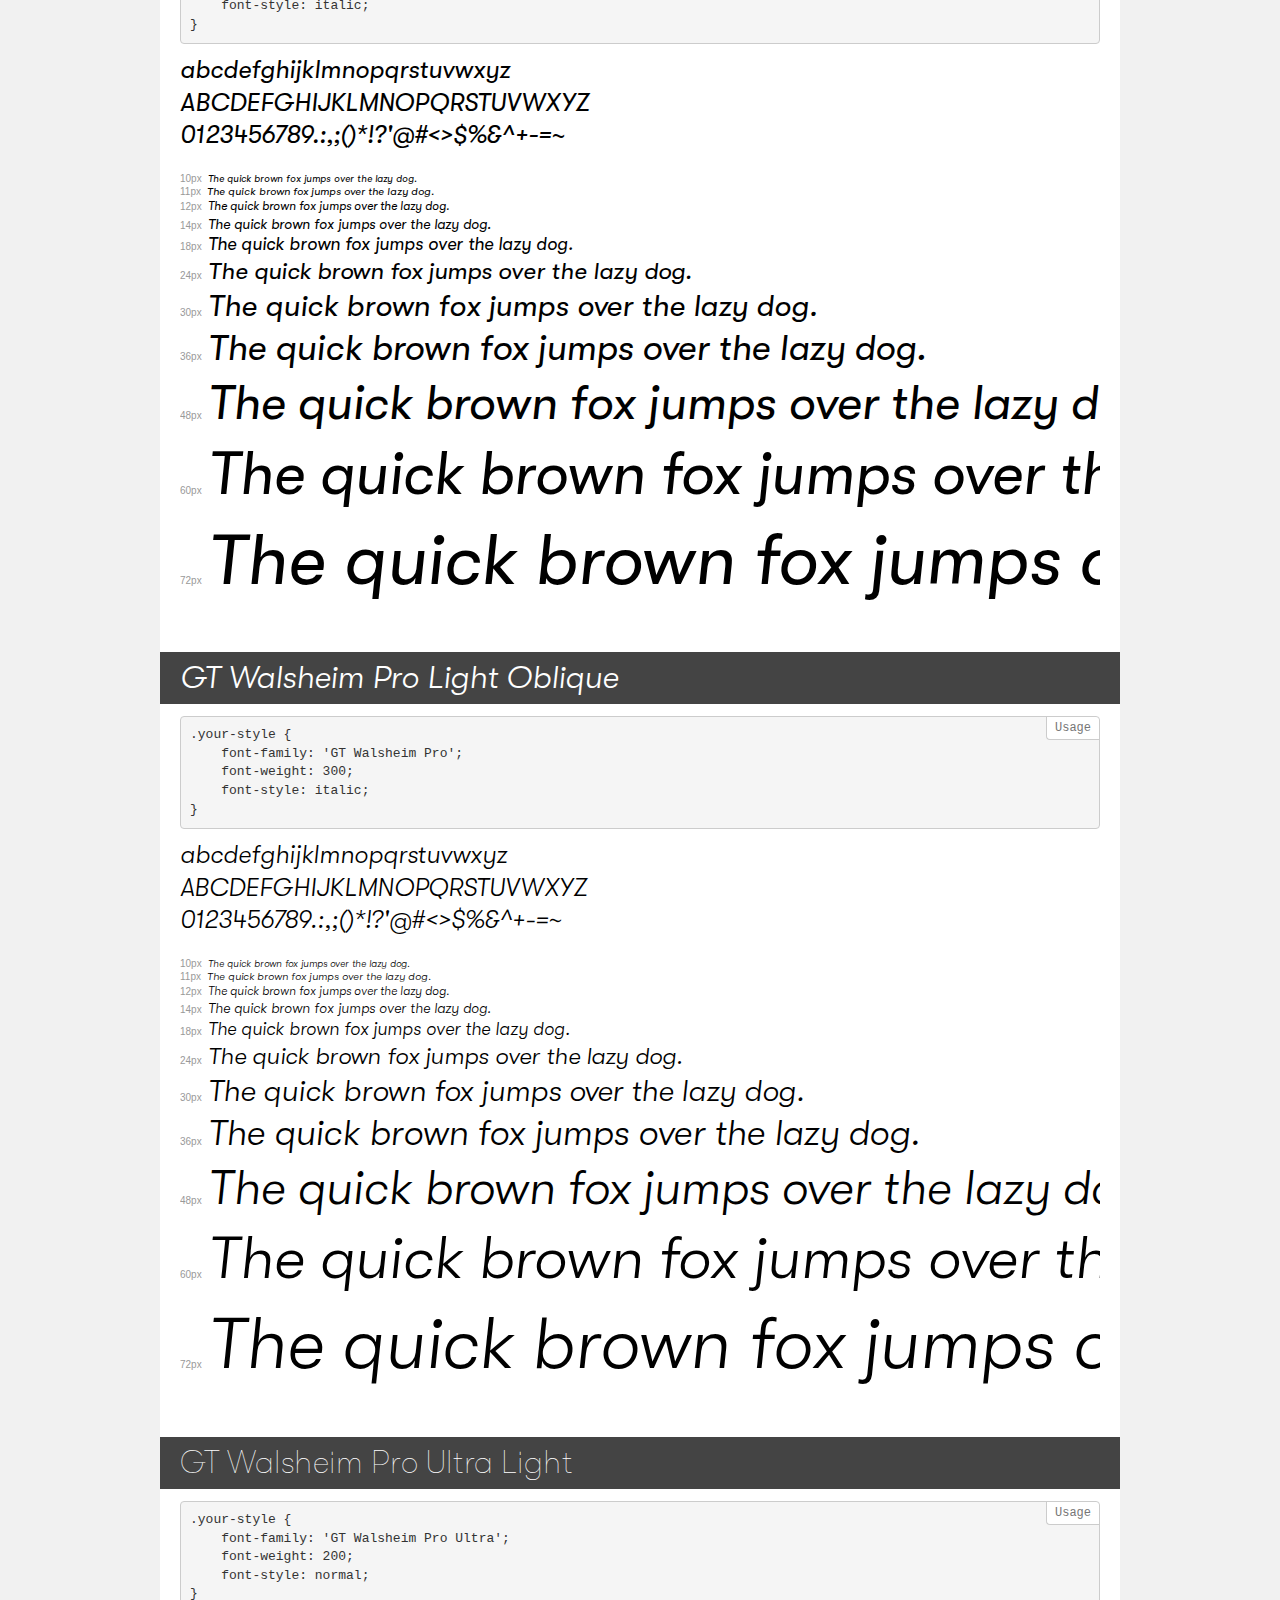
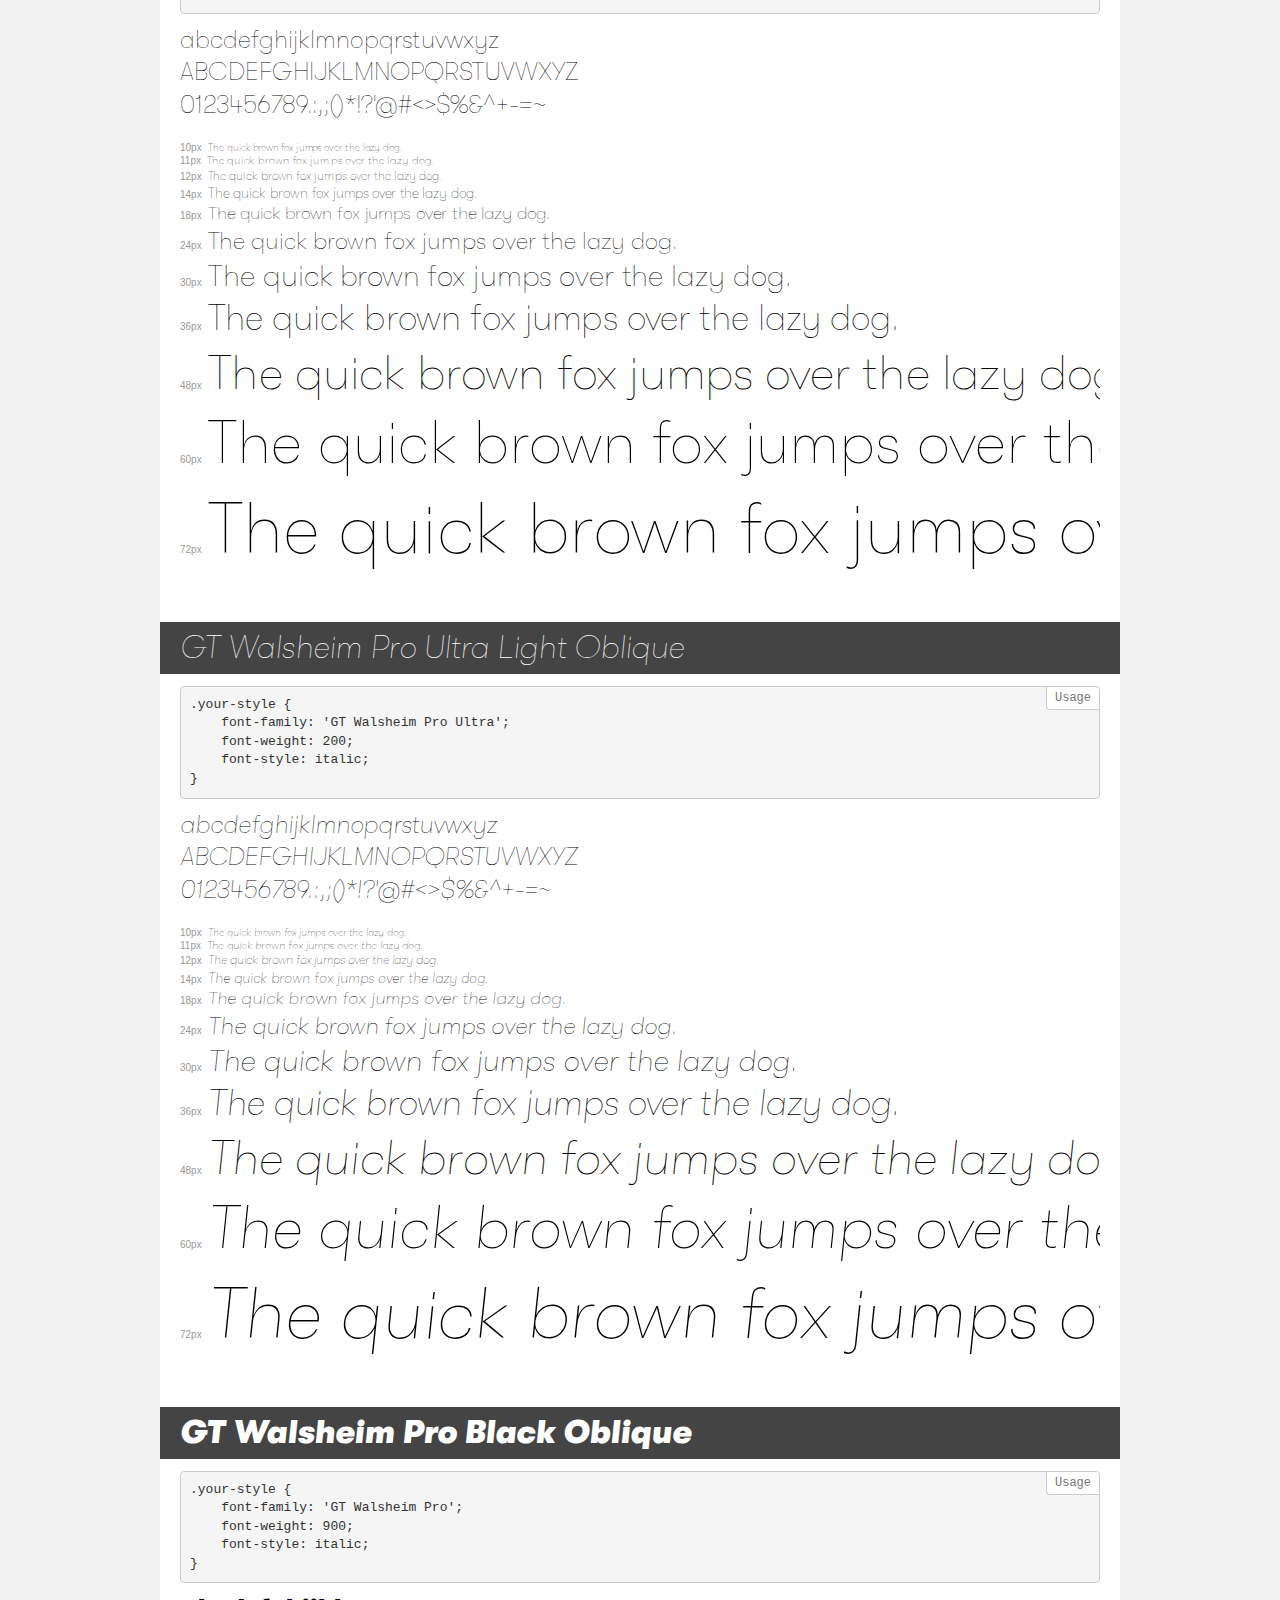
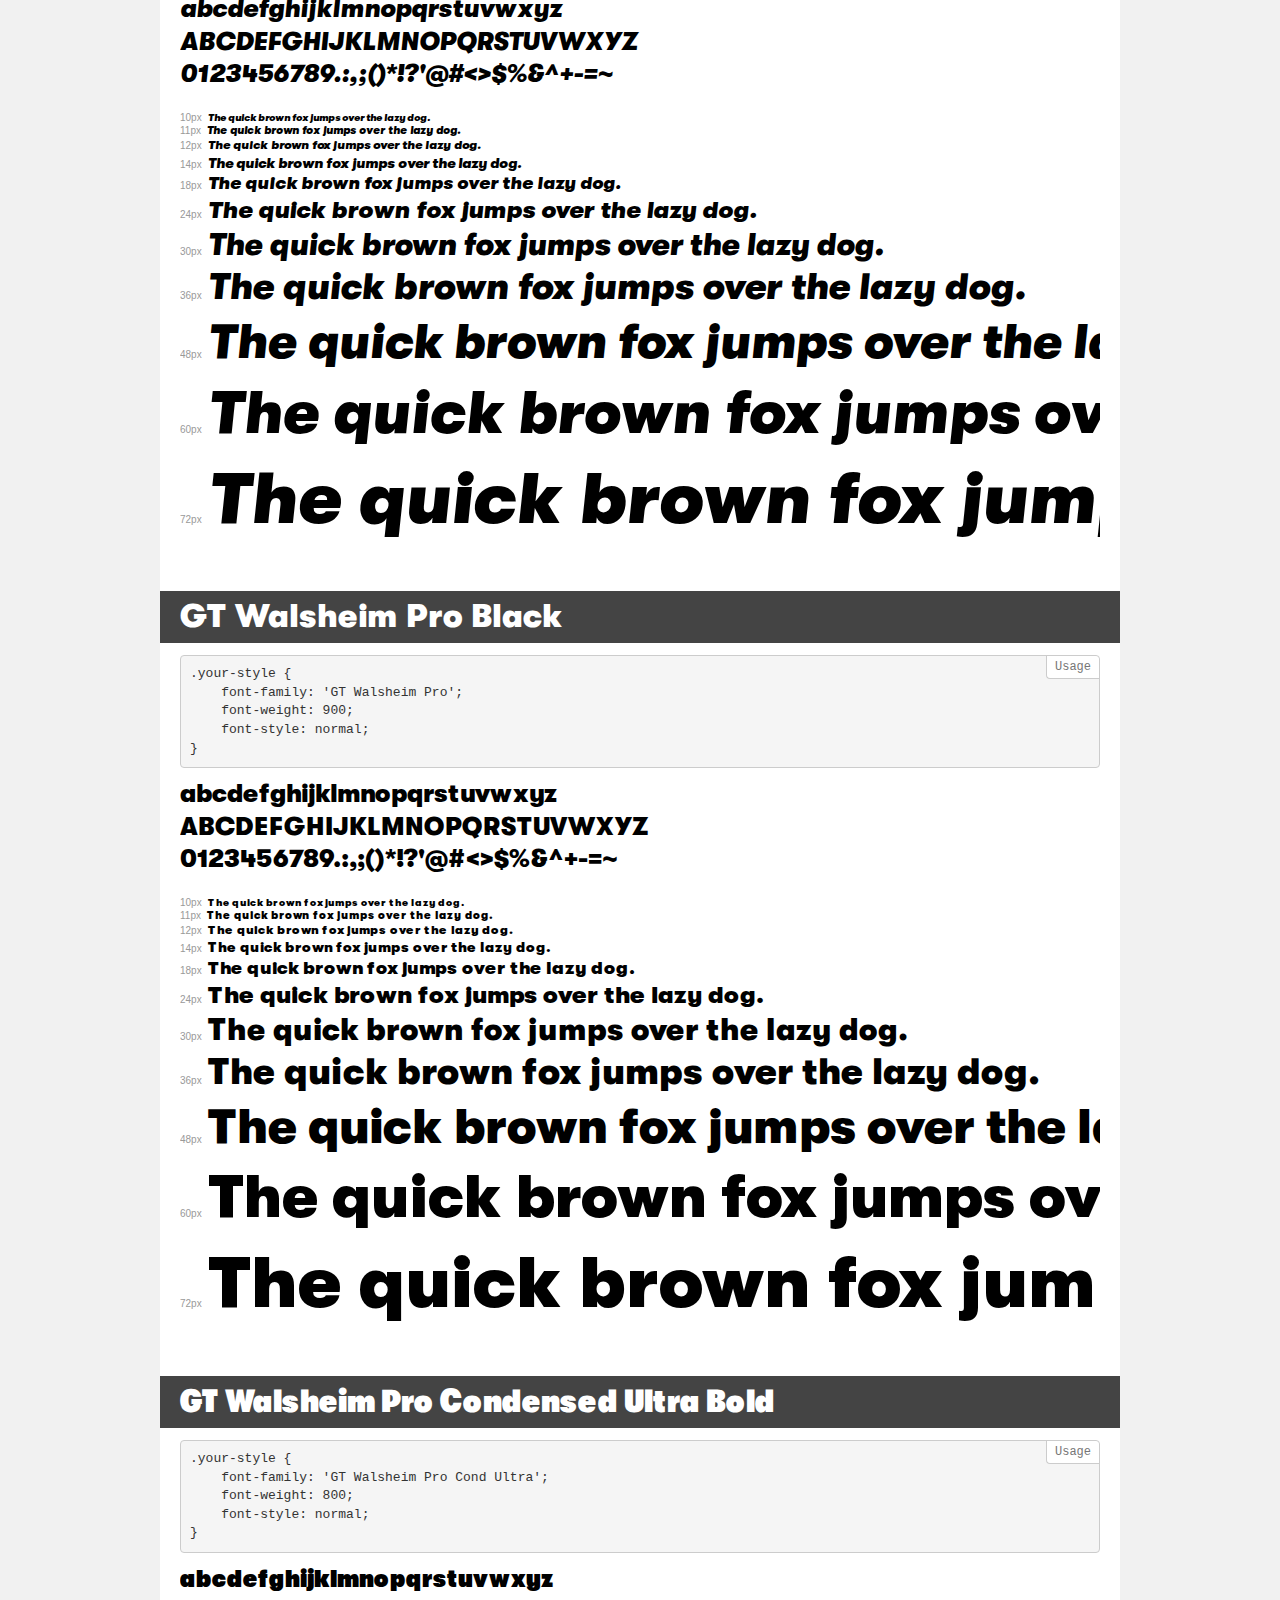
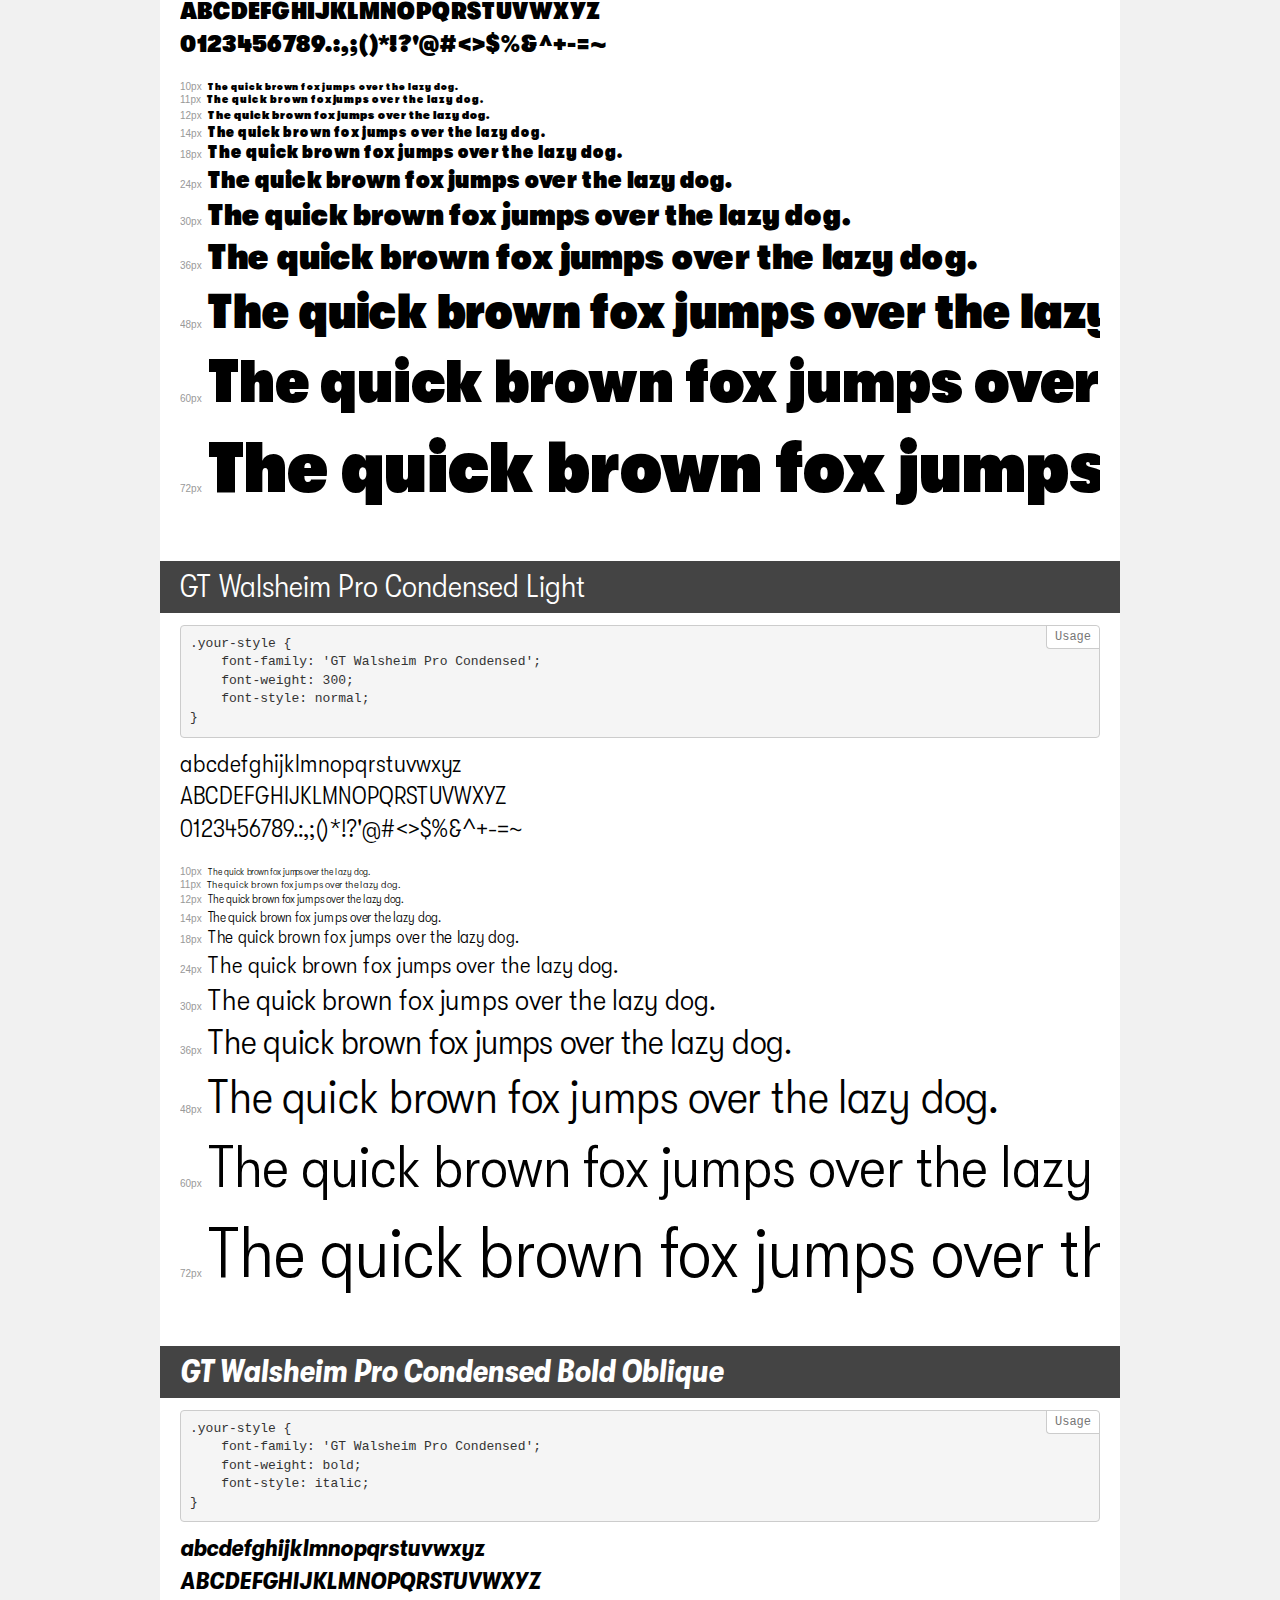
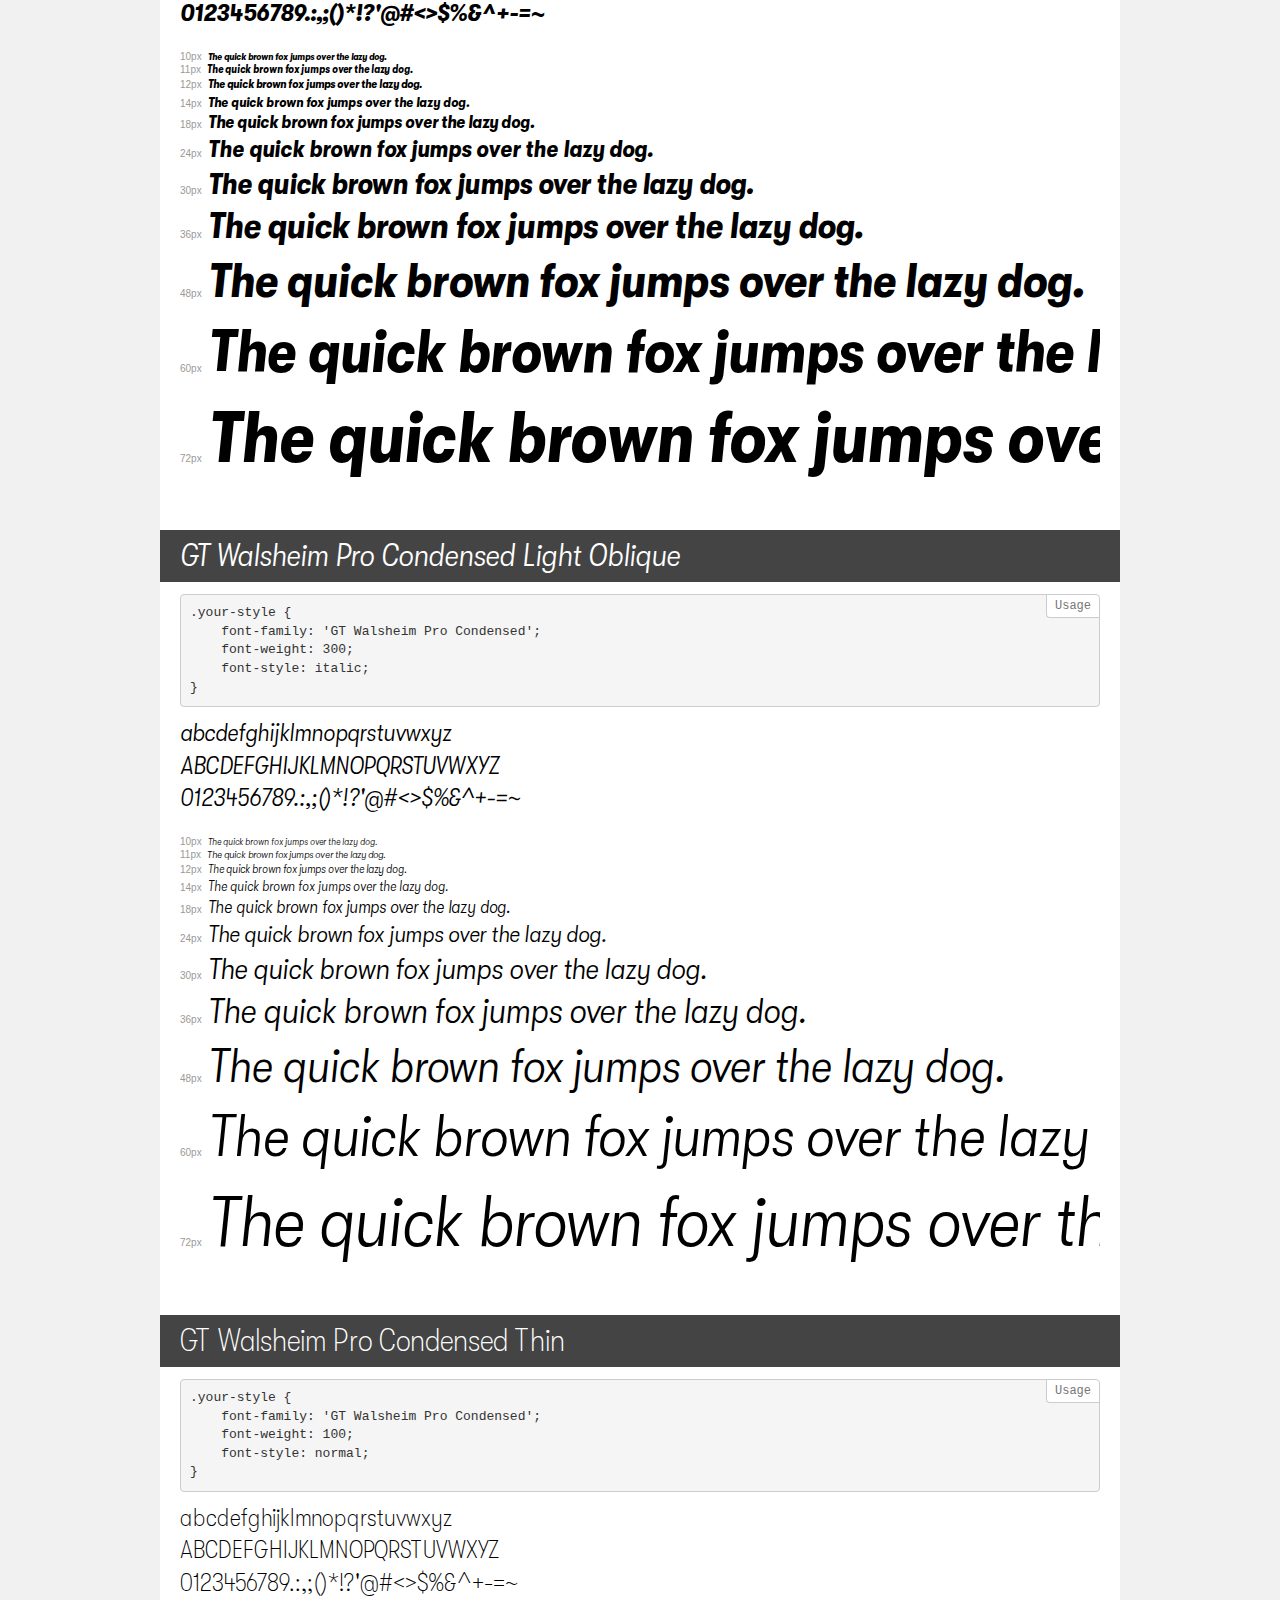
<file: vendors/font/GTWalsheim/demo.html>
<!DOCTYPE html>
<html>
<head>
    <meta charset="utf-8">
    <meta http-equiv="X-UA-Compatible" content="IE=edge">
    <meta name="viewport" content="width=device-width, initial-scale=1">
    <meta name="robots" content="noindex, noarchive">
    <meta name="format-detection" content="telephone=no">
    <title>Transfonter demo</title>
    <link href="stylesheet.css" rel="stylesheet">
    <style>
        /*
        http://meyerweb.com/eric/tools/css/reset/
        v2.0 | 20110126
        License: none (public domain)
        */
        html, body, div, span, applet, object, iframe,
        h1, h2, h3, h4, h5, h6, p, blockquote, pre,
        a, abbr, acronym, address, big, cite, code,
        del, dfn, em, img, ins, kbd, q, s, samp,
        small, strike, strong, sub, sup, tt, var,
        b, u, i, center,
        dl, dt, dd, ol, ul, li,
        fieldset, form, label, legend,
        table, caption, tbody, tfoot, thead, tr, th, td,
        article, aside, canvas, details, embed,
        figure, figcaption, footer, header, hgroup,
        menu, nav, output, ruby, section, summary,
        time, mark, audio, video {
            margin: 0;
            padding: 0;
            border: 0;
            font-size: 100%;
            font: inherit;
            vertical-align: baseline;
        }
        /* HTML5 display-role reset for older browsers */
        article, aside, details, figcaption, figure,
        footer, header, hgroup, menu, nav, section {
            display: block;
        }
        body {
            line-height: 1;
        }
        ol, ul {
            list-style: none;
        }
        blockquote, q {
            quotes: none;
        }
        blockquote:before, blockquote:after,
        q:before, q:after {
            content: '';
            content: none;
        }
        table {
            border-collapse: collapse;
            border-spacing: 0;
        }
        /* common styles */
        body {
            background: #f1f1f1;
            color: #000;
        }
        .page {
            background: #fff;
            width: 920px;
            margin: 0 auto;
            padding: 20px 20px 0 20px;
            overflow: hidden;
        }
        .font-container {
            overflow-x: auto;
            overflow-y: hidden;
            margin-bottom: 40px;
            line-height: 1.3;
            white-space: nowrap;
            padding-bottom: 5px;
        }
        h1 {
            position: relative;
            background: #444;
            font-size: 32px;
            color: #fff;
            padding: 10px 20px;
            margin: 0 -20px 12px -20px;
        }
        .letters {
            font-size: 25px;
            margin-bottom: 20px;
        }
        .s10:before {
            content: '10px';
        }
        .s11:before {
            content: '11px';
        }
        .s12:before {
            content: '12px';
        }
        .s14:before {
            content: '14px';
        }
        .s18:before {
            content: '18px';
        }
        .s24:before {
            content: '24px';
        }
        .s30:before {
            content: '30px';
        }
        .s36:before {
            content: '36px';
        }
        .s48:before {
            content: '48px';
        }
        .s60:before {
            content: '60px';
        }
        .s72:before {
            content: '72px';
        }
        .s10:before, .s11:before, .s12:before, .s14:before,
        .s18:before, .s24:before, .s30:before, .s36:before,
        .s48:before, .s60:before, .s72:before {
            font-family: Arial, sans-serif;
            font-size: 10px;
            font-weight: normal;
            font-style: normal;
            color: #999;
            padding-right: 6px;
        }
        pre {
            display: block;
            position: relative;
            padding: 9px;
            margin: 0 0 10px;
            font-family: Monaco, Menlo, Consolas, "Courier New", monospace !important;
            font-size: 13px;
            line-height: 1.428571429;
            color: #333;
            font-weight: normal !important;
            font-style: normal !important;
            background-color: #f5f5f5;
            border: 1px solid #ccc;
            overflow-x: auto;
            border-radius: 4px;
        }
        pre:after {
            display: block;
            position: absolute;
            right: 0;
            top: 0;
            content: 'Usage';
            line-height: 1;
            padding: 5px 8px;
            font-size: 12px;
            color: #767676;
            background-color: #fff;
            border: 1px solid #ccc;
            border-right: none;
            border-top: none;
            border-radius: 0 4px 0 4px;
            z-index: 10;
        }
        /* responsive */
        @media (max-width: 959px) {
            .page {
                width: auto;
                margin: 0;
            }
        }
    </style>
</head>
<body>
<div class="page">
    <div class="demo" style="font-family: 'GT Walsheim Pro'; font-weight: 300; font-style: normal;">
        <h1>GT Walsheim Pro Light</h1>
        <pre>.your-style {
    font-family: 'GT Walsheim Pro';
    font-weight: 300;
    font-style: normal;
}</pre>
        <div class="font-container">
            <p class="letters">
                abcdefghijklmnopqrstuvwxyz<br>
ABCDEFGHIJKLMNOPQRSTUVWXYZ<br>
                0123456789.:,;()*!?'@#<>$%&^+-=~
            </p>
            <p class="s10" style="font-size: 10px;">The quick brown fox jumps over the lazy dog.</p>
            <p class="s11" style="font-size: 11px;">The quick brown fox jumps over the lazy dog.</p>
            <p class="s12" style="font-size: 12px;">The quick brown fox jumps over the lazy dog.</p>
            <p class="s14" style="font-size: 14px;">The quick brown fox jumps over the lazy dog.</p>
            <p class="s18" style="font-size: 18px;">The quick brown fox jumps over the lazy dog.</p>
            <p class="s24" style="font-size: 24px;">The quick brown fox jumps over the lazy dog.</p>
            <p class="s30" style="font-size: 30px;">The quick brown fox jumps over the lazy dog.</p>
            <p class="s36" style="font-size: 36px;">The quick brown fox jumps over the lazy dog.</p>
            <p class="s48" style="font-size: 48px;">The quick brown fox jumps over the lazy dog.</p>
            <p class="s60" style="font-size: 60px;">The quick brown fox jumps over the lazy dog.</p>
            <p class="s72" style="font-size: 72px;">The quick brown fox jumps over the lazy dog.</p>
        </div>
    </div>
    <div class="demo" style="font-family: 'GT Walsheim Pro'; font-weight: normal; font-style: normal;">
        <h1>GT Walsheim Pro Regular</h1>
        <pre>.your-style {
    font-family: 'GT Walsheim Pro';
    font-weight: normal;
    font-style: normal;
}</pre>
        <div class="font-container">
            <p class="letters">
                abcdefghijklmnopqrstuvwxyz<br>
ABCDEFGHIJKLMNOPQRSTUVWXYZ<br>
                0123456789.:,;()*!?'@#<>$%&^+-=~
            </p>
            <p class="s10" style="font-size: 10px;">The quick brown fox jumps over the lazy dog.</p>
            <p class="s11" style="font-size: 11px;">The quick brown fox jumps over the lazy dog.</p>
            <p class="s12" style="font-size: 12px;">The quick brown fox jumps over the lazy dog.</p>
            <p class="s14" style="font-size: 14px;">The quick brown fox jumps over the lazy dog.</p>
            <p class="s18" style="font-size: 18px;">The quick brown fox jumps over the lazy dog.</p>
            <p class="s24" style="font-size: 24px;">The quick brown fox jumps over the lazy dog.</p>
            <p class="s30" style="font-size: 30px;">The quick brown fox jumps over the lazy dog.</p>
            <p class="s36" style="font-size: 36px;">The quick brown fox jumps over the lazy dog.</p>
            <p class="s48" style="font-size: 48px;">The quick brown fox jumps over the lazy dog.</p>
            <p class="s60" style="font-size: 60px;">The quick brown fox jumps over the lazy dog.</p>
            <p class="s72" style="font-size: 72px;">The quick brown fox jumps over the lazy dog.</p>
        </div>
    </div>
    <div class="demo" style="font-family: 'GT Walsheim Pro'; font-weight: 100; font-style: italic;">
        <h1>GT Walsheim Pro Thin Oblique</h1>
        <pre>.your-style {
    font-family: 'GT Walsheim Pro';
    font-weight: 100;
    font-style: italic;
}</pre>
        <div class="font-container">
            <p class="letters">
                abcdefghijklmnopqrstuvwxyz<br>
ABCDEFGHIJKLMNOPQRSTUVWXYZ<br>
                0123456789.:,;()*!?'@#<>$%&^+-=~
            </p>
            <p class="s10" style="font-size: 10px;">The quick brown fox jumps over the lazy dog.</p>
            <p class="s11" style="font-size: 11px;">The quick brown fox jumps over the lazy dog.</p>
            <p class="s12" style="font-size: 12px;">The quick brown fox jumps over the lazy dog.</p>
            <p class="s14" style="font-size: 14px;">The quick brown fox jumps over the lazy dog.</p>
            <p class="s18" style="font-size: 18px;">The quick brown fox jumps over the lazy dog.</p>
            <p class="s24" style="font-size: 24px;">The quick brown fox jumps over the lazy dog.</p>
            <p class="s30" style="font-size: 30px;">The quick brown fox jumps over the lazy dog.</p>
            <p class="s36" style="font-size: 36px;">The quick brown fox jumps over the lazy dog.</p>
            <p class="s48" style="font-size: 48px;">The quick brown fox jumps over the lazy dog.</p>
            <p class="s60" style="font-size: 60px;">The quick brown fox jumps over the lazy dog.</p>
            <p class="s72" style="font-size: 72px;">The quick brown fox jumps over the lazy dog.</p>
        </div>
    </div>
    <div class="demo" style="font-family: 'GT Walsheim Pro'; font-weight: 100; font-style: normal;">
        <h1>GT Walsheim Pro Thin</h1>
        <pre>.your-style {
    font-family: 'GT Walsheim Pro';
    font-weight: 100;
    font-style: normal;
}</pre>
        <div class="font-container">
            <p class="letters">
                abcdefghijklmnopqrstuvwxyz<br>
ABCDEFGHIJKLMNOPQRSTUVWXYZ<br>
                0123456789.:,;()*!?'@#<>$%&^+-=~
            </p>
            <p class="s10" style="font-size: 10px;">The quick brown fox jumps over the lazy dog.</p>
            <p class="s11" style="font-size: 11px;">The quick brown fox jumps over the lazy dog.</p>
            <p class="s12" style="font-size: 12px;">The quick brown fox jumps over the lazy dog.</p>
            <p class="s14" style="font-size: 14px;">The quick brown fox jumps over the lazy dog.</p>
            <p class="s18" style="font-size: 18px;">The quick brown fox jumps over the lazy dog.</p>
            <p class="s24" style="font-size: 24px;">The quick brown fox jumps over the lazy dog.</p>
            <p class="s30" style="font-size: 30px;">The quick brown fox jumps over the lazy dog.</p>
            <p class="s36" style="font-size: 36px;">The quick brown fox jumps over the lazy dog.</p>
            <p class="s48" style="font-size: 48px;">The quick brown fox jumps over the lazy dog.</p>
            <p class="s60" style="font-size: 60px;">The quick brown fox jumps over the lazy dog.</p>
            <p class="s72" style="font-size: 72px;">The quick brown fox jumps over the lazy dog.</p>
        </div>
    </div>
    <div class="demo" style="font-family: 'GT Walsheim Pro'; font-weight: bold; font-style: italic;">
        <h1>GT Walsheim Pro Bold Oblique</h1>
        <pre>.your-style {
    font-family: 'GT Walsheim Pro';
    font-weight: bold;
    font-style: italic;
}</pre>
        <div class="font-container">
            <p class="letters">
                abcdefghijklmnopqrstuvwxyz<br>
ABCDEFGHIJKLMNOPQRSTUVWXYZ<br>
                0123456789.:,;()*!?'@#<>$%&^+-=~
            </p>
            <p class="s10" style="font-size: 10px;">The quick brown fox jumps over the lazy dog.</p>
            <p class="s11" style="font-size: 11px;">The quick brown fox jumps over the lazy dog.</p>
            <p class="s12" style="font-size: 12px;">The quick brown fox jumps over the lazy dog.</p>
            <p class="s14" style="font-size: 14px;">The quick brown fox jumps over the lazy dog.</p>
            <p class="s18" style="font-size: 18px;">The quick brown fox jumps over the lazy dog.</p>
            <p class="s24" style="font-size: 24px;">The quick brown fox jumps over the lazy dog.</p>
            <p class="s30" style="font-size: 30px;">The quick brown fox jumps over the lazy dog.</p>
            <p class="s36" style="font-size: 36px;">The quick brown fox jumps over the lazy dog.</p>
            <p class="s48" style="font-size: 48px;">The quick brown fox jumps over the lazy dog.</p>
            <p class="s60" style="font-size: 60px;">The quick brown fox jumps over the lazy dog.</p>
            <p class="s72" style="font-size: 72px;">The quick brown fox jumps over the lazy dog.</p>
        </div>
    </div>
    <div class="demo" style="font-family: 'GT Walsheim Pro Ultra'; font-weight: 800; font-style: normal;">
        <h1>GT Walsheim Pro Ultra Bold</h1>
        <pre>.your-style {
    font-family: 'GT Walsheim Pro Ultra';
    font-weight: 800;
    font-style: normal;
}</pre>
        <div class="font-container">
            <p class="letters">
                abcdefghijklmnopqrstuvwxyz<br>
ABCDEFGHIJKLMNOPQRSTUVWXYZ<br>
                0123456789.:,;()*!?'@#<>$%&^+-=~
            </p>
            <p class="s10" style="font-size: 10px;">The quick brown fox jumps over the lazy dog.</p>
            <p class="s11" style="font-size: 11px;">The quick brown fox jumps over the lazy dog.</p>
            <p class="s12" style="font-size: 12px;">The quick brown fox jumps over the lazy dog.</p>
            <p class="s14" style="font-size: 14px;">The quick brown fox jumps over the lazy dog.</p>
            <p class="s18" style="font-size: 18px;">The quick brown fox jumps over the lazy dog.</p>
            <p class="s24" style="font-size: 24px;">The quick brown fox jumps over the lazy dog.</p>
            <p class="s30" style="font-size: 30px;">The quick brown fox jumps over the lazy dog.</p>
            <p class="s36" style="font-size: 36px;">The quick brown fox jumps over the lazy dog.</p>
            <p class="s48" style="font-size: 48px;">The quick brown fox jumps over the lazy dog.</p>
            <p class="s60" style="font-size: 60px;">The quick brown fox jumps over the lazy dog.</p>
            <p class="s72" style="font-size: 72px;">The quick brown fox jumps over the lazy dog.</p>
        </div>
    </div>
    <div class="demo" style="font-family: 'GT Walsheim Pro Ultra'; font-weight: 800; font-style: italic;">
        <h1>GT Walsheim Pro Ultra Bold Oblique</h1>
        <pre>.your-style {
    font-family: 'GT Walsheim Pro Ultra';
    font-weight: 800;
    font-style: italic;
}</pre>
        <div class="font-container">
            <p class="letters">
                abcdefghijklmnopqrstuvwxyz<br>
ABCDEFGHIJKLMNOPQRSTUVWXYZ<br>
                0123456789.:,;()*!?'@#<>$%&^+-=~
            </p>
            <p class="s10" style="font-size: 10px;">The quick brown fox jumps over the lazy dog.</p>
            <p class="s11" style="font-size: 11px;">The quick brown fox jumps over the lazy dog.</p>
            <p class="s12" style="font-size: 12px;">The quick brown fox jumps over the lazy dog.</p>
            <p class="s14" style="font-size: 14px;">The quick brown fox jumps over the lazy dog.</p>
            <p class="s18" style="font-size: 18px;">The quick brown fox jumps over the lazy dog.</p>
            <p class="s24" style="font-size: 24px;">The quick brown fox jumps over the lazy dog.</p>
            <p class="s30" style="font-size: 30px;">The quick brown fox jumps over the lazy dog.</p>
            <p class="s36" style="font-size: 36px;">The quick brown fox jumps over the lazy dog.</p>
            <p class="s48" style="font-size: 48px;">The quick brown fox jumps over the lazy dog.</p>
            <p class="s60" style="font-size: 60px;">The quick brown fox jumps over the lazy dog.</p>
            <p class="s72" style="font-size: 72px;">The quick brown fox jumps over the lazy dog.</p>
        </div>
    </div>
    <div class="demo" style="font-family: 'GT Walsheim Pro'; font-weight: 500; font-style: italic;">
        <h1>GT Walsheim Pro Medium Oblique</h1>
        <pre>.your-style {
    font-family: 'GT Walsheim Pro';
    font-weight: 500;
    font-style: italic;
}</pre>
        <div class="font-container">
            <p class="letters">
                abcdefghijklmnopqrstuvwxyz<br>
ABCDEFGHIJKLMNOPQRSTUVWXYZ<br>
                0123456789.:,;()*!?'@#<>$%&^+-=~
            </p>
            <p class="s10" style="font-size: 10px;">The quick brown fox jumps over the lazy dog.</p>
            <p class="s11" style="font-size: 11px;">The quick brown fox jumps over the lazy dog.</p>
            <p class="s12" style="font-size: 12px;">The quick brown fox jumps over the lazy dog.</p>
            <p class="s14" style="font-size: 14px;">The quick brown fox jumps over the lazy dog.</p>
            <p class="s18" style="font-size: 18px;">The quick brown fox jumps over the lazy dog.</p>
            <p class="s24" style="font-size: 24px;">The quick brown fox jumps over the lazy dog.</p>
            <p class="s30" style="font-size: 30px;">The quick brown fox jumps over the lazy dog.</p>
            <p class="s36" style="font-size: 36px;">The quick brown fox jumps over the lazy dog.</p>
            <p class="s48" style="font-size: 48px;">The quick brown fox jumps over the lazy dog.</p>
            <p class="s60" style="font-size: 60px;">The quick brown fox jumps over the lazy dog.</p>
            <p class="s72" style="font-size: 72px;">The quick brown fox jumps over the lazy dog.</p>
        </div>
    </div>
    <div class="demo" style="font-family: 'GT Walsheim Pro'; font-weight: bold; font-style: normal;">
        <h1>GT Walsheim Pro Bold</h1>
        <pre>.your-style {
    font-family: 'GT Walsheim Pro';
    font-weight: bold;
    font-style: normal;
}</pre>
        <div class="font-container">
            <p class="letters">
                abcdefghijklmnopqrstuvwxyz<br>
ABCDEFGHIJKLMNOPQRSTUVWXYZ<br>
                0123456789.:,;()*!?'@#<>$%&^+-=~
            </p>
            <p class="s10" style="font-size: 10px;">The quick brown fox jumps over the lazy dog.</p>
            <p class="s11" style="font-size: 11px;">The quick brown fox jumps over the lazy dog.</p>
            <p class="s12" style="font-size: 12px;">The quick brown fox jumps over the lazy dog.</p>
            <p class="s14" style="font-size: 14px;">The quick brown fox jumps over the lazy dog.</p>
            <p class="s18" style="font-size: 18px;">The quick brown fox jumps over the lazy dog.</p>
            <p class="s24" style="font-size: 24px;">The quick brown fox jumps over the lazy dog.</p>
            <p class="s30" style="font-size: 30px;">The quick brown fox jumps over the lazy dog.</p>
            <p class="s36" style="font-size: 36px;">The quick brown fox jumps over the lazy dog.</p>
            <p class="s48" style="font-size: 48px;">The quick brown fox jumps over the lazy dog.</p>
            <p class="s60" style="font-size: 60px;">The quick brown fox jumps over the lazy dog.</p>
            <p class="s72" style="font-size: 72px;">The quick brown fox jumps over the lazy dog.</p>
        </div>
    </div>
    <div class="demo" style="font-family: 'GT Walsheim Pro'; font-weight: 500; font-style: normal;">
        <h1>GT Walsheim Pro Medium</h1>
        <pre>.your-style {
    font-family: 'GT Walsheim Pro';
    font-weight: 500;
    font-style: normal;
}</pre>
        <div class="font-container">
            <p class="letters">
                abcdefghijklmnopqrstuvwxyz<br>
ABCDEFGHIJKLMNOPQRSTUVWXYZ<br>
                0123456789.:,;()*!?'@#<>$%&^+-=~
            </p>
            <p class="s10" style="font-size: 10px;">The quick brown fox jumps over the lazy dog.</p>
            <p class="s11" style="font-size: 11px;">The quick brown fox jumps over the lazy dog.</p>
            <p class="s12" style="font-size: 12px;">The quick brown fox jumps over the lazy dog.</p>
            <p class="s14" style="font-size: 14px;">The quick brown fox jumps over the lazy dog.</p>
            <p class="s18" style="font-size: 18px;">The quick brown fox jumps over the lazy dog.</p>
            <p class="s24" style="font-size: 24px;">The quick brown fox jumps over the lazy dog.</p>
            <p class="s30" style="font-size: 30px;">The quick brown fox jumps over the lazy dog.</p>
            <p class="s36" style="font-size: 36px;">The quick brown fox jumps over the lazy dog.</p>
            <p class="s48" style="font-size: 48px;">The quick brown fox jumps over the lazy dog.</p>
            <p class="s60" style="font-size: 60px;">The quick brown fox jumps over the lazy dog.</p>
            <p class="s72" style="font-size: 72px;">The quick brown fox jumps over the lazy dog.</p>
        </div>
    </div>
    <div class="demo" style="font-family: 'GT Walsheim Pro'; font-weight: normal; font-style: italic;">
        <h1>GT Walsheim Pro Regular Oblique</h1>
        <pre>.your-style {
    font-family: 'GT Walsheim Pro';
    font-weight: normal;
    font-style: italic;
}</pre>
        <div class="font-container">
            <p class="letters">
                abcdefghijklmnopqrstuvwxyz<br>
ABCDEFGHIJKLMNOPQRSTUVWXYZ<br>
                0123456789.:,;()*!?'@#<>$%&^+-=~
            </p>
            <p class="s10" style="font-size: 10px;">The quick brown fox jumps over the lazy dog.</p>
            <p class="s11" style="font-size: 11px;">The quick brown fox jumps over the lazy dog.</p>
            <p class="s12" style="font-size: 12px;">The quick brown fox jumps over the lazy dog.</p>
            <p class="s14" style="font-size: 14px;">The quick brown fox jumps over the lazy dog.</p>
            <p class="s18" style="font-size: 18px;">The quick brown fox jumps over the lazy dog.</p>
            <p class="s24" style="font-size: 24px;">The quick brown fox jumps over the lazy dog.</p>
            <p class="s30" style="font-size: 30px;">The quick brown fox jumps over the lazy dog.</p>
            <p class="s36" style="font-size: 36px;">The quick brown fox jumps over the lazy dog.</p>
            <p class="s48" style="font-size: 48px;">The quick brown fox jumps over the lazy dog.</p>
            <p class="s60" style="font-size: 60px;">The quick brown fox jumps over the lazy dog.</p>
            <p class="s72" style="font-size: 72px;">The quick brown fox jumps over the lazy dog.</p>
        </div>
    </div>
    <div class="demo" style="font-family: 'GT Walsheim Pro'; font-weight: 300; font-style: italic;">
        <h1>GT Walsheim Pro Light Oblique</h1>
        <pre>.your-style {
    font-family: 'GT Walsheim Pro';
    font-weight: 300;
    font-style: italic;
}</pre>
        <div class="font-container">
            <p class="letters">
                abcdefghijklmnopqrstuvwxyz<br>
ABCDEFGHIJKLMNOPQRSTUVWXYZ<br>
                0123456789.:,;()*!?'@#<>$%&^+-=~
            </p>
            <p class="s10" style="font-size: 10px;">The quick brown fox jumps over the lazy dog.</p>
            <p class="s11" style="font-size: 11px;">The quick brown fox jumps over the lazy dog.</p>
            <p class="s12" style="font-size: 12px;">The quick brown fox jumps over the lazy dog.</p>
            <p class="s14" style="font-size: 14px;">The quick brown fox jumps over the lazy dog.</p>
            <p class="s18" style="font-size: 18px;">The quick brown fox jumps over the lazy dog.</p>
            <p class="s24" style="font-size: 24px;">The quick brown fox jumps over the lazy dog.</p>
            <p class="s30" style="font-size: 30px;">The quick brown fox jumps over the lazy dog.</p>
            <p class="s36" style="font-size: 36px;">The quick brown fox jumps over the lazy dog.</p>
            <p class="s48" style="font-size: 48px;">The quick brown fox jumps over the lazy dog.</p>
            <p class="s60" style="font-size: 60px;">The quick brown fox jumps over the lazy dog.</p>
            <p class="s72" style="font-size: 72px;">The quick brown fox jumps over the lazy dog.</p>
        </div>
    </div>
    <div class="demo" style="font-family: 'GT Walsheim Pro Ultra'; font-weight: 200; font-style: normal;">
        <h1>GT Walsheim Pro Ultra Light</h1>
        <pre>.your-style {
    font-family: 'GT Walsheim Pro Ultra';
    font-weight: 200;
    font-style: normal;
}</pre>
        <div class="font-container">
            <p class="letters">
                abcdefghijklmnopqrstuvwxyz<br>
ABCDEFGHIJKLMNOPQRSTUVWXYZ<br>
                0123456789.:,;()*!?'@#<>$%&^+-=~
            </p>
            <p class="s10" style="font-size: 10px;">The quick brown fox jumps over the lazy dog.</p>
            <p class="s11" style="font-size: 11px;">The quick brown fox jumps over the lazy dog.</p>
            <p class="s12" style="font-size: 12px;">The quick brown fox jumps over the lazy dog.</p>
            <p class="s14" style="font-size: 14px;">The quick brown fox jumps over the lazy dog.</p>
            <p class="s18" style="font-size: 18px;">The quick brown fox jumps over the lazy dog.</p>
            <p class="s24" style="font-size: 24px;">The quick brown fox jumps over the lazy dog.</p>
            <p class="s30" style="font-size: 30px;">The quick brown fox jumps over the lazy dog.</p>
            <p class="s36" style="font-size: 36px;">The quick brown fox jumps over the lazy dog.</p>
            <p class="s48" style="font-size: 48px;">The quick brown fox jumps over the lazy dog.</p>
            <p class="s60" style="font-size: 60px;">The quick brown fox jumps over the lazy dog.</p>
            <p class="s72" style="font-size: 72px;">The quick brown fox jumps over the lazy dog.</p>
        </div>
    </div>
    <div class="demo" style="font-family: 'GT Walsheim Pro Ultra'; font-weight: 200; font-style: italic;">
        <h1>GT Walsheim Pro Ultra Light Oblique</h1>
        <pre>.your-style {
    font-family: 'GT Walsheim Pro Ultra';
    font-weight: 200;
    font-style: italic;
}</pre>
        <div class="font-container">
            <p class="letters">
                abcdefghijklmnopqrstuvwxyz<br>
ABCDEFGHIJKLMNOPQRSTUVWXYZ<br>
                0123456789.:,;()*!?'@#<>$%&^+-=~
            </p>
            <p class="s10" style="font-size: 10px;">The quick brown fox jumps over the lazy dog.</p>
            <p class="s11" style="font-size: 11px;">The quick brown fox jumps over the lazy dog.</p>
            <p class="s12" style="font-size: 12px;">The quick brown fox jumps over the lazy dog.</p>
            <p class="s14" style="font-size: 14px;">The quick brown fox jumps over the lazy dog.</p>
            <p class="s18" style="font-size: 18px;">The quick brown fox jumps over the lazy dog.</p>
            <p class="s24" style="font-size: 24px;">The quick brown fox jumps over the lazy dog.</p>
            <p class="s30" style="font-size: 30px;">The quick brown fox jumps over the lazy dog.</p>
            <p class="s36" style="font-size: 36px;">The quick brown fox jumps over the lazy dog.</p>
            <p class="s48" style="font-size: 48px;">The quick brown fox jumps over the lazy dog.</p>
            <p class="s60" style="font-size: 60px;">The quick brown fox jumps over the lazy dog.</p>
            <p class="s72" style="font-size: 72px;">The quick brown fox jumps over the lazy dog.</p>
        </div>
    </div>
    <div class="demo" style="font-family: 'GT Walsheim Pro'; font-weight: 900; font-style: italic;">
        <h1>GT Walsheim Pro Black Oblique</h1>
        <pre>.your-style {
    font-family: 'GT Walsheim Pro';
    font-weight: 900;
    font-style: italic;
}</pre>
        <div class="font-container">
            <p class="letters">
                abcdefghijklmnopqrstuvwxyz<br>
ABCDEFGHIJKLMNOPQRSTUVWXYZ<br>
                0123456789.:,;()*!?'@#<>$%&^+-=~
            </p>
            <p class="s10" style="font-size: 10px;">The quick brown fox jumps over the lazy dog.</p>
            <p class="s11" style="font-size: 11px;">The quick brown fox jumps over the lazy dog.</p>
            <p class="s12" style="font-size: 12px;">The quick brown fox jumps over the lazy dog.</p>
            <p class="s14" style="font-size: 14px;">The quick brown fox jumps over the lazy dog.</p>
            <p class="s18" style="font-size: 18px;">The quick brown fox jumps over the lazy dog.</p>
            <p class="s24" style="font-size: 24px;">The quick brown fox jumps over the lazy dog.</p>
            <p class="s30" style="font-size: 30px;">The quick brown fox jumps over the lazy dog.</p>
            <p class="s36" style="font-size: 36px;">The quick brown fox jumps over the lazy dog.</p>
            <p class="s48" style="font-size: 48px;">The quick brown fox jumps over the lazy dog.</p>
            <p class="s60" style="font-size: 60px;">The quick brown fox jumps over the lazy dog.</p>
            <p class="s72" style="font-size: 72px;">The quick brown fox jumps over the lazy dog.</p>
        </div>
    </div>
    <div class="demo" style="font-family: 'GT Walsheim Pro'; font-weight: 900; font-style: normal;">
        <h1>GT Walsheim Pro Black</h1>
        <pre>.your-style {
    font-family: 'GT Walsheim Pro';
    font-weight: 900;
    font-style: normal;
}</pre>
        <div class="font-container">
            <p class="letters">
                abcdefghijklmnopqrstuvwxyz<br>
ABCDEFGHIJKLMNOPQRSTUVWXYZ<br>
                0123456789.:,;()*!?'@#<>$%&^+-=~
            </p>
            <p class="s10" style="font-size: 10px;">The quick brown fox jumps over the lazy dog.</p>
            <p class="s11" style="font-size: 11px;">The quick brown fox jumps over the lazy dog.</p>
            <p class="s12" style="font-size: 12px;">The quick brown fox jumps over the lazy dog.</p>
            <p class="s14" style="font-size: 14px;">The quick brown fox jumps over the lazy dog.</p>
            <p class="s18" style="font-size: 18px;">The quick brown fox jumps over the lazy dog.</p>
            <p class="s24" style="font-size: 24px;">The quick brown fox jumps over the lazy dog.</p>
            <p class="s30" style="font-size: 30px;">The quick brown fox jumps over the lazy dog.</p>
            <p class="s36" style="font-size: 36px;">The quick brown fox jumps over the lazy dog.</p>
            <p class="s48" style="font-size: 48px;">The quick brown fox jumps over the lazy dog.</p>
            <p class="s60" style="font-size: 60px;">The quick brown fox jumps over the lazy dog.</p>
            <p class="s72" style="font-size: 72px;">The quick brown fox jumps over the lazy dog.</p>
        </div>
    </div>
    <div class="demo" style="font-family: 'GT Walsheim Pro Cond Ultra'; font-weight: 800; font-style: normal;">
        <h1>GT Walsheim Pro Condensed Ultra Bold</h1>
        <pre>.your-style {
    font-family: 'GT Walsheim Pro Cond Ultra';
    font-weight: 800;
    font-style: normal;
}</pre>
        <div class="font-container">
            <p class="letters">
                abcdefghijklmnopqrstuvwxyz<br>
ABCDEFGHIJKLMNOPQRSTUVWXYZ<br>
                0123456789.:,;()*!?'@#<>$%&^+-=~
            </p>
            <p class="s10" style="font-size: 10px;">The quick brown fox jumps over the lazy dog.</p>
            <p class="s11" style="font-size: 11px;">The quick brown fox jumps over the lazy dog.</p>
            <p class="s12" style="font-size: 12px;">The quick brown fox jumps over the lazy dog.</p>
            <p class="s14" style="font-size: 14px;">The quick brown fox jumps over the lazy dog.</p>
            <p class="s18" style="font-size: 18px;">The quick brown fox jumps over the lazy dog.</p>
            <p class="s24" style="font-size: 24px;">The quick brown fox jumps over the lazy dog.</p>
            <p class="s30" style="font-size: 30px;">The quick brown fox jumps over the lazy dog.</p>
            <p class="s36" style="font-size: 36px;">The quick brown fox jumps over the lazy dog.</p>
            <p class="s48" style="font-size: 48px;">The quick brown fox jumps over the lazy dog.</p>
            <p class="s60" style="font-size: 60px;">The quick brown fox jumps over the lazy dog.</p>
            <p class="s72" style="font-size: 72px;">The quick brown fox jumps over the lazy dog.</p>
        </div>
    </div>
    <div class="demo" style="font-family: 'GT Walsheim Pro Condensed'; font-weight: 300; font-style: normal;">
        <h1>GT Walsheim Pro Condensed Light</h1>
        <pre>.your-style {
    font-family: 'GT Walsheim Pro Condensed';
    font-weight: 300;
    font-style: normal;
}</pre>
        <div class="font-container">
            <p class="letters">
                abcdefghijklmnopqrstuvwxyz<br>
ABCDEFGHIJKLMNOPQRSTUVWXYZ<br>
                0123456789.:,;()*!?'@#<>$%&^+-=~
            </p>
            <p class="s10" style="font-size: 10px;">The quick brown fox jumps over the lazy dog.</p>
            <p class="s11" style="font-size: 11px;">The quick brown fox jumps over the lazy dog.</p>
            <p class="s12" style="font-size: 12px;">The quick brown fox jumps over the lazy dog.</p>
            <p class="s14" style="font-size: 14px;">The quick brown fox jumps over the lazy dog.</p>
            <p class="s18" style="font-size: 18px;">The quick brown fox jumps over the lazy dog.</p>
            <p class="s24" style="font-size: 24px;">The quick brown fox jumps over the lazy dog.</p>
            <p class="s30" style="font-size: 30px;">The quick brown fox jumps over the lazy dog.</p>
            <p class="s36" style="font-size: 36px;">The quick brown fox jumps over the lazy dog.</p>
            <p class="s48" style="font-size: 48px;">The quick brown fox jumps over the lazy dog.</p>
            <p class="s60" style="font-size: 60px;">The quick brown fox jumps over the lazy dog.</p>
            <p class="s72" style="font-size: 72px;">The quick brown fox jumps over the lazy dog.</p>
        </div>
    </div>
    <div class="demo" style="font-family: 'GT Walsheim Pro Condensed'; font-weight: bold; font-style: italic;">
        <h1>GT Walsheim Pro Condensed Bold Oblique</h1>
        <pre>.your-style {
    font-family: 'GT Walsheim Pro Condensed';
    font-weight: bold;
    font-style: italic;
}</pre>
        <div class="font-container">
            <p class="letters">
                abcdefghijklmnopqrstuvwxyz<br>
ABCDEFGHIJKLMNOPQRSTUVWXYZ<br>
                0123456789.:,;()*!?'@#<>$%&^+-=~
            </p>
            <p class="s10" style="font-size: 10px;">The quick brown fox jumps over the lazy dog.</p>
            <p class="s11" style="font-size: 11px;">The quick brown fox jumps over the lazy dog.</p>
            <p class="s12" style="font-size: 12px;">The quick brown fox jumps over the lazy dog.</p>
            <p class="s14" style="font-size: 14px;">The quick brown fox jumps over the lazy dog.</p>
            <p class="s18" style="font-size: 18px;">The quick brown fox jumps over the lazy dog.</p>
            <p class="s24" style="font-size: 24px;">The quick brown fox jumps over the lazy dog.</p>
            <p class="s30" style="font-size: 30px;">The quick brown fox jumps over the lazy dog.</p>
            <p class="s36" style="font-size: 36px;">The quick brown fox jumps over the lazy dog.</p>
            <p class="s48" style="font-size: 48px;">The quick brown fox jumps over the lazy dog.</p>
            <p class="s60" style="font-size: 60px;">The quick brown fox jumps over the lazy dog.</p>
            <p class="s72" style="font-size: 72px;">The quick brown fox jumps over the lazy dog.</p>
        </div>
    </div>
    <div class="demo" style="font-family: 'GT Walsheim Pro Condensed'; font-weight: 300; font-style: italic;">
        <h1>GT Walsheim Pro Condensed Light Oblique</h1>
        <pre>.your-style {
    font-family: 'GT Walsheim Pro Condensed';
    font-weight: 300;
    font-style: italic;
}</pre>
        <div class="font-container">
            <p class="letters">
                abcdefghijklmnopqrstuvwxyz<br>
ABCDEFGHIJKLMNOPQRSTUVWXYZ<br>
                0123456789.:,;()*!?'@#<>$%&^+-=~
            </p>
            <p class="s10" style="font-size: 10px;">The quick brown fox jumps over the lazy dog.</p>
            <p class="s11" style="font-size: 11px;">The quick brown fox jumps over the lazy dog.</p>
            <p class="s12" style="font-size: 12px;">The quick brown fox jumps over the lazy dog.</p>
            <p class="s14" style="font-size: 14px;">The quick brown fox jumps over the lazy dog.</p>
            <p class="s18" style="font-size: 18px;">The quick brown fox jumps over the lazy dog.</p>
            <p class="s24" style="font-size: 24px;">The quick brown fox jumps over the lazy dog.</p>
            <p class="s30" style="font-size: 30px;">The quick brown fox jumps over the lazy dog.</p>
            <p class="s36" style="font-size: 36px;">The quick brown fox jumps over the lazy dog.</p>
            <p class="s48" style="font-size: 48px;">The quick brown fox jumps over the lazy dog.</p>
            <p class="s60" style="font-size: 60px;">The quick brown fox jumps over the lazy dog.</p>
            <p class="s72" style="font-size: 72px;">The quick brown fox jumps over the lazy dog.</p>
        </div>
    </div>
    <div class="demo" style="font-family: 'GT Walsheim Pro Condensed'; font-weight: 100; font-style: normal;">
        <h1>GT Walsheim Pro Condensed Thin</h1>
        <pre>.your-style {
    font-family: 'GT Walsheim Pro Condensed';
    font-weight: 100;
    font-style: normal;
}</pre>
        <div class="font-container">
            <p class="letters">
                abcdefghijklmnopqrstuvwxyz<br>
ABCDEFGHIJKLMNOPQRSTUVWXYZ<br>
                0123456789.:,;()*!?'@#<>$%&^+-=~
            </p>
            <p class="s10" style="font-size: 10px;">The quick brown fox jumps over the lazy dog.</p>
            <p class="s11" style="font-size: 11px;">The quick brown fox jumps over the lazy dog.</p>
            <p class="s12" style="font-size: 12px;">The quick brown fox jumps over the lazy dog.</p>
            <p class="s14" style="font-size: 14px;">The quick brown fox jumps over the lazy dog.</p>
            <p class="s18" style="font-size: 18px;">The quick brown fox jumps over the lazy dog.</p>
            <p class="s24" style="font-size: 24px;">The quick brown fox jumps over the lazy dog.</p>
            <p class="s30" style="font-size: 30px;">The quick brown fox jumps over the lazy dog.</p>
            <p class="s36" style="font-size: 36px;">The quick brown fox jumps over the lazy dog.</p>
            <p class="s48" style="font-size: 48px;">The quick brown fox jumps over the lazy dog.</p>
            <p class="s60" style="font-size: 60px;">The quick brown fox jumps over the lazy dog.</p>
            <p class="s72" style="font-size: 72px;">The quick brown fox jumps over the lazy dog.</p>
        </div>
    </div>
    <div class="demo" style="font-family: 'GTWalsheimPro-CondensedULightIt'; font-weight: 200; font-style: italic;">
        <h1>GT Walsheim Pro Condensed Ultra Light Oblique</h1>
        <pre>.your-style {
    font-family: 'GTWalsheimPro-CondensedULightIt';
    font-weight: 200;
    font-style: italic;
}</pre>
        <div class="font-container">
            <p class="letters">
                abcdefghijklmnopqrstuvwxyz<br>
ABCDEFGHIJKLMNOPQRSTUVWXYZ<br>
                0123456789.:,;()*!?'@#<>$%&^+-=~
            </p>
            <p class="s10" style="font-size: 10px;">The quick brown fox jumps over the lazy dog.</p>
            <p class="s11" style="font-size: 11px;">The quick brown fox jumps over the lazy dog.</p>
            <p class="s12" style="font-size: 12px;">The quick brown fox jumps over the lazy dog.</p>
            <p class="s14" style="font-size: 14px;">The quick brown fox jumps over the lazy dog.</p>
            <p class="s18" style="font-size: 18px;">The quick brown fox jumps over the lazy dog.</p>
            <p class="s24" style="font-size: 24px;">The quick brown fox jumps over the lazy dog.</p>
            <p class="s30" style="font-size: 30px;">The quick brown fox jumps over the lazy dog.</p>
            <p class="s36" style="font-size: 36px;">The quick brown fox jumps over the lazy dog.</p>
            <p class="s48" style="font-size: 48px;">The quick brown fox jumps over the lazy dog.</p>
            <p class="s60" style="font-size: 60px;">The quick brown fox jumps over the lazy dog.</p>
            <p class="s72" style="font-size: 72px;">The quick brown fox jumps over the lazy dog.</p>
        </div>
    </div>
    <div class="demo" style="font-family: 'GT Walsheim Pro Cond'; font-weight: 500; font-style: normal;">
        <h1>GT Walsheim Pro Condensed Medium</h1>
        <pre>.your-style {
    font-family: 'GT Walsheim Pro Cond';
    font-weight: 500;
    font-style: normal;
}</pre>
        <div class="font-container">
            <p class="letters">
                abcdefghijklmnopqrstuvwxyz<br>
ABCDEFGHIJKLMNOPQRSTUVWXYZ<br>
                0123456789.:,;()*!?'@#<>$%&^+-=~
            </p>
            <p class="s10" style="font-size: 10px;">The quick brown fox jumps over the lazy dog.</p>
            <p class="s11" style="font-size: 11px;">The quick brown fox jumps over the lazy dog.</p>
            <p class="s12" style="font-size: 12px;">The quick brown fox jumps over the lazy dog.</p>
            <p class="s14" style="font-size: 14px;">The quick brown fox jumps over the lazy dog.</p>
            <p class="s18" style="font-size: 18px;">The quick brown fox jumps over the lazy dog.</p>
            <p class="s24" style="font-size: 24px;">The quick brown fox jumps over the lazy dog.</p>
            <p class="s30" style="font-size: 30px;">The quick brown fox jumps over the lazy dog.</p>
            <p class="s36" style="font-size: 36px;">The quick brown fox jumps over the lazy dog.</p>
            <p class="s48" style="font-size: 48px;">The quick brown fox jumps over the lazy dog.</p>
            <p class="s60" style="font-size: 60px;">The quick brown fox jumps over the lazy dog.</p>
            <p class="s72" style="font-size: 72px;">The quick brown fox jumps over the lazy dog.</p>
        </div>
    </div>
    <div class="demo" style="font-family: 'GT Walsheim Pro Condensed'; font-weight: 900; font-style: italic;">
        <h1>GT Walsheim Pro Condensed Black Oblique</h1>
        <pre>.your-style {
    font-family: 'GT Walsheim Pro Condensed';
    font-weight: 900;
    font-style: italic;
}</pre>
        <div class="font-container">
            <p class="letters">
                abcdefghijklmnopqrstuvwxyz<br>
ABCDEFGHIJKLMNOPQRSTUVWXYZ<br>
                0123456789.:,;()*!?'@#<>$%&^+-=~
            </p>
            <p class="s10" style="font-size: 10px;">The quick brown fox jumps over the lazy dog.</p>
            <p class="s11" style="font-size: 11px;">The quick brown fox jumps over the lazy dog.</p>
            <p class="s12" style="font-size: 12px;">The quick brown fox jumps over the lazy dog.</p>
            <p class="s14" style="font-size: 14px;">The quick brown fox jumps over the lazy dog.</p>
            <p class="s18" style="font-size: 18px;">The quick brown fox jumps over the lazy dog.</p>
            <p class="s24" style="font-size: 24px;">The quick brown fox jumps over the lazy dog.</p>
            <p class="s30" style="font-size: 30px;">The quick brown fox jumps over the lazy dog.</p>
            <p class="s36" style="font-size: 36px;">The quick brown fox jumps over the lazy dog.</p>
            <p class="s48" style="font-size: 48px;">The quick brown fox jumps over the lazy dog.</p>
            <p class="s60" style="font-size: 60px;">The quick brown fox jumps over the lazy dog.</p>
            <p class="s72" style="font-size: 72px;">The quick brown fox jumps over the lazy dog.</p>
        </div>
    </div>
    <div class="demo" style="font-family: 'GT Walsheim Pro Condensed'; font-weight: normal; font-style: normal;">
        <h1>GT Walsheim Pro Condensed Regular</h1>
        <pre>.your-style {
    font-family: 'GT Walsheim Pro Condensed';
    font-weight: normal;
    font-style: normal;
}</pre>
        <div class="font-container">
            <p class="letters">
                abcdefghijklmnopqrstuvwxyz<br>
ABCDEFGHIJKLMNOPQRSTUVWXYZ<br>
                0123456789.:,;()*!?'@#<>$%&^+-=~
            </p>
            <p class="s10" style="font-size: 10px;">The quick brown fox jumps over the lazy dog.</p>
            <p class="s11" style="font-size: 11px;">The quick brown fox jumps over the lazy dog.</p>
            <p class="s12" style="font-size: 12px;">The quick brown fox jumps over the lazy dog.</p>
            <p class="s14" style="font-size: 14px;">The quick brown fox jumps over the lazy dog.</p>
            <p class="s18" style="font-size: 18px;">The quick brown fox jumps over the lazy dog.</p>
            <p class="s24" style="font-size: 24px;">The quick brown fox jumps over the lazy dog.</p>
            <p class="s30" style="font-size: 30px;">The quick brown fox jumps over the lazy dog.</p>
            <p class="s36" style="font-size: 36px;">The quick brown fox jumps over the lazy dog.</p>
            <p class="s48" style="font-size: 48px;">The quick brown fox jumps over the lazy dog.</p>
            <p class="s60" style="font-size: 60px;">The quick brown fox jumps over the lazy dog.</p>
            <p class="s72" style="font-size: 72px;">The quick brown fox jumps over the lazy dog.</p>
        </div>
    </div>
    <div class="demo" style="font-family: 'GT Walsheim Pro Condensed'; font-weight: 100; font-style: italic;">
        <h1>GT Walsheim Pro Condensed Thin Oblique</h1>
        <pre>.your-style {
    font-family: 'GT Walsheim Pro Condensed';
    font-weight: 100;
    font-style: italic;
}</pre>
        <div class="font-container">
            <p class="letters">
                abcdefghijklmnopqrstuvwxyz<br>
ABCDEFGHIJKLMNOPQRSTUVWXYZ<br>
                0123456789.:,;()*!?'@#<>$%&^+-=~
            </p>
            <p class="s10" style="font-size: 10px;">The quick brown fox jumps over the lazy dog.</p>
            <p class="s11" style="font-size: 11px;">The quick brown fox jumps over the lazy dog.</p>
            <p class="s12" style="font-size: 12px;">The quick brown fox jumps over the lazy dog.</p>
            <p class="s14" style="font-size: 14px;">The quick brown fox jumps over the lazy dog.</p>
            <p class="s18" style="font-size: 18px;">The quick brown fox jumps over the lazy dog.</p>
            <p class="s24" style="font-size: 24px;">The quick brown fox jumps over the lazy dog.</p>
            <p class="s30" style="font-size: 30px;">The quick brown fox jumps over the lazy dog.</p>
            <p class="s36" style="font-size: 36px;">The quick brown fox jumps over the lazy dog.</p>
            <p class="s48" style="font-size: 48px;">The quick brown fox jumps over the lazy dog.</p>
            <p class="s60" style="font-size: 60px;">The quick brown fox jumps over the lazy dog.</p>
            <p class="s72" style="font-size: 72px;">The quick brown fox jumps over the lazy dog.</p>
        </div>
    </div>
    <div class="demo" style="font-family: 'GT Walsheim Pro Condensed'; font-weight: bold; font-style: normal;">
        <h1>GT Walsheim Pro Condensed Bold</h1>
        <pre>.your-style {
    font-family: 'GT Walsheim Pro Condensed';
    font-weight: bold;
    font-style: normal;
}</pre>
        <div class="font-container">
            <p class="letters">
                abcdefghijklmnopqrstuvwxyz<br>
ABCDEFGHIJKLMNOPQRSTUVWXYZ<br>
                0123456789.:,;()*!?'@#<>$%&^+-=~
            </p>
            <p class="s10" style="font-size: 10px;">The quick brown fox jumps over the lazy dog.</p>
            <p class="s11" style="font-size: 11px;">The quick brown fox jumps over the lazy dog.</p>
            <p class="s12" style="font-size: 12px;">The quick brown fox jumps over the lazy dog.</p>
            <p class="s14" style="font-size: 14px;">The quick brown fox jumps over the lazy dog.</p>
            <p class="s18" style="font-size: 18px;">The quick brown fox jumps over the lazy dog.</p>
            <p class="s24" style="font-size: 24px;">The quick brown fox jumps over the lazy dog.</p>
            <p class="s30" style="font-size: 30px;">The quick brown fox jumps over the lazy dog.</p>
            <p class="s36" style="font-size: 36px;">The quick brown fox jumps over the lazy dog.</p>
            <p class="s48" style="font-size: 48px;">The quick brown fox jumps over the lazy dog.</p>
            <p class="s60" style="font-size: 60px;">The quick brown fox jumps over the lazy dog.</p>
            <p class="s72" style="font-size: 72px;">The quick brown fox jumps over the lazy dog.</p>
        </div>
    </div>
    <div class="demo" style="font-family: 'GT Walsheim Pro Condensed'; font-weight: normal; font-style: italic;">
        <h1>GT Walsheim Pro Condensed Regular Oblique</h1>
        <pre>.your-style {
    font-family: 'GT Walsheim Pro Condensed';
    font-weight: normal;
    font-style: italic;
}</pre>
        <div class="font-container">
            <p class="letters">
                abcdefghijklmnopqrstuvwxyz<br>
ABCDEFGHIJKLMNOPQRSTUVWXYZ<br>
                0123456789.:,;()*!?'@#<>$%&^+-=~
            </p>
            <p class="s10" style="font-size: 10px;">The quick brown fox jumps over the lazy dog.</p>
            <p class="s11" style="font-size: 11px;">The quick brown fox jumps over the lazy dog.</p>
            <p class="s12" style="font-size: 12px;">The quick brown fox jumps over the lazy dog.</p>
            <p class="s14" style="font-size: 14px;">The quick brown fox jumps over the lazy dog.</p>
            <p class="s18" style="font-size: 18px;">The quick brown fox jumps over the lazy dog.</p>
            <p class="s24" style="font-size: 24px;">The quick brown fox jumps over the lazy dog.</p>
            <p class="s30" style="font-size: 30px;">The quick brown fox jumps over the lazy dog.</p>
            <p class="s36" style="font-size: 36px;">The quick brown fox jumps over the lazy dog.</p>
            <p class="s48" style="font-size: 48px;">The quick brown fox jumps over the lazy dog.</p>
            <p class="s60" style="font-size: 60px;">The quick brown fox jumps over the lazy dog.</p>
            <p class="s72" style="font-size: 72px;">The quick brown fox jumps over the lazy dog.</p>
        </div>
    </div>
    <div class="demo" style="font-family: 'GTWalsheimPro-CondensedULight'; font-weight: 200; font-style: normal;">
        <h1>GT Walsheim Pro Condensed Ultra Light</h1>
        <pre>.your-style {
    font-family: 'GTWalsheimPro-CondensedULight';
    font-weight: 200;
    font-style: normal;
}</pre>
        <div class="font-container">
            <p class="letters">
                abcdefghijklmnopqrstuvwxyz<br>
ABCDEFGHIJKLMNOPQRSTUVWXYZ<br>
                0123456789.:,;()*!?'@#<>$%&^+-=~
            </p>
            <p class="s10" style="font-size: 10px;">The quick brown fox jumps over the lazy dog.</p>
            <p class="s11" style="font-size: 11px;">The quick brown fox jumps over the lazy dog.</p>
            <p class="s12" style="font-size: 12px;">The quick brown fox jumps over the lazy dog.</p>
            <p class="s14" style="font-size: 14px;">The quick brown fox jumps over the lazy dog.</p>
            <p class="s18" style="font-size: 18px;">The quick brown fox jumps over the lazy dog.</p>
            <p class="s24" style="font-size: 24px;">The quick brown fox jumps over the lazy dog.</p>
            <p class="s30" style="font-size: 30px;">The quick brown fox jumps over the lazy dog.</p>
            <p class="s36" style="font-size: 36px;">The quick brown fox jumps over the lazy dog.</p>
            <p class="s48" style="font-size: 48px;">The quick brown fox jumps over the lazy dog.</p>
            <p class="s60" style="font-size: 60px;">The quick brown fox jumps over the lazy dog.</p>
            <p class="s72" style="font-size: 72px;">The quick brown fox jumps over the lazy dog.</p>
        </div>
    </div>
    <div class="demo" style="font-family: 'GT Walsheim Pro Cond Ultra'; font-weight: 800; font-style: italic;">
        <h1>GT Walsheim Pro Condensed Ultra Bold Oblique</h1>
        <pre>.your-style {
    font-family: 'GT Walsheim Pro Cond Ultra';
    font-weight: 800;
    font-style: italic;
}</pre>
        <div class="font-container">
            <p class="letters">
                abcdefghijklmnopqrstuvwxyz<br>
ABCDEFGHIJKLMNOPQRSTUVWXYZ<br>
                0123456789.:,;()*!?'@#<>$%&^+-=~
            </p>
            <p class="s10" style="font-size: 10px;">The quick brown fox jumps over the lazy dog.</p>
            <p class="s11" style="font-size: 11px;">The quick brown fox jumps over the lazy dog.</p>
            <p class="s12" style="font-size: 12px;">The quick brown fox jumps over the lazy dog.</p>
            <p class="s14" style="font-size: 14px;">The quick brown fox jumps over the lazy dog.</p>
            <p class="s18" style="font-size: 18px;">The quick brown fox jumps over the lazy dog.</p>
            <p class="s24" style="font-size: 24px;">The quick brown fox jumps over the lazy dog.</p>
            <p class="s30" style="font-size: 30px;">The quick brown fox jumps over the lazy dog.</p>
            <p class="s36" style="font-size: 36px;">The quick brown fox jumps over the lazy dog.</p>
            <p class="s48" style="font-size: 48px;">The quick brown fox jumps over the lazy dog.</p>
            <p class="s60" style="font-size: 60px;">The quick brown fox jumps over the lazy dog.</p>
            <p class="s72" style="font-size: 72px;">The quick brown fox jumps over the lazy dog.</p>
        </div>
    </div>
    <div class="demo" style="font-family: 'GT Walsheim Pro Cond'; font-weight: 500; font-style: italic;">
        <h1>GT Walsheim Pro Condensed Medium Oblique</h1>
        <pre>.your-style {
    font-family: 'GT Walsheim Pro Cond';
    font-weight: 500;
    font-style: italic;
}</pre>
        <div class="font-container">
            <p class="letters">
                abcdefghijklmnopqrstuvwxyz<br>
ABCDEFGHIJKLMNOPQRSTUVWXYZ<br>
                0123456789.:,;()*!?'@#<>$%&^+-=~
            </p>
            <p class="s10" style="font-size: 10px;">The quick brown fox jumps over the lazy dog.</p>
            <p class="s11" style="font-size: 11px;">The quick brown fox jumps over the lazy dog.</p>
            <p class="s12" style="font-size: 12px;">The quick brown fox jumps over the lazy dog.</p>
            <p class="s14" style="font-size: 14px;">The quick brown fox jumps over the lazy dog.</p>
            <p class="s18" style="font-size: 18px;">The quick brown fox jumps over the lazy dog.</p>
            <p class="s24" style="font-size: 24px;">The quick brown fox jumps over the lazy dog.</p>
            <p class="s30" style="font-size: 30px;">The quick brown fox jumps over the lazy dog.</p>
            <p class="s36" style="font-size: 36px;">The quick brown fox jumps over the lazy dog.</p>
            <p class="s48" style="font-size: 48px;">The quick brown fox jumps over the lazy dog.</p>
            <p class="s60" style="font-size: 60px;">The quick brown fox jumps over the lazy dog.</p>
            <p class="s72" style="font-size: 72px;">The quick brown fox jumps over the lazy dog.</p>
        </div>
    </div>
    <div class="demo" style="font-family: 'GT Walsheim Pro Condensed'; font-weight: 900; font-style: normal;">
        <h1>GT Walsheim Pro Condensed Black</h1>
        <pre>.your-style {
    font-family: 'GT Walsheim Pro Condensed';
    font-weight: 900;
    font-style: normal;
}</pre>
        <div class="font-container">
            <p class="letters">
                abcdefghijklmnopqrstuvwxyz<br>
ABCDEFGHIJKLMNOPQRSTUVWXYZ<br>
                0123456789.:,;()*!?'@#<>$%&^+-=~
            </p>
            <p class="s10" style="font-size: 10px;">The quick brown fox jumps over the lazy dog.</p>
            <p class="s11" style="font-size: 11px;">The quick brown fox jumps over the lazy dog.</p>
            <p class="s12" style="font-size: 12px;">The quick brown fox jumps over the lazy dog.</p>
            <p class="s14" style="font-size: 14px;">The quick brown fox jumps over the lazy dog.</p>
            <p class="s18" style="font-size: 18px;">The quick brown fox jumps over the lazy dog.</p>
            <p class="s24" style="font-size: 24px;">The quick brown fox jumps over the lazy dog.</p>
            <p class="s30" style="font-size: 30px;">The quick brown fox jumps over the lazy dog.</p>
            <p class="s36" style="font-size: 36px;">The quick brown fox jumps over the lazy dog.</p>
            <p class="s48" style="font-size: 48px;">The quick brown fox jumps over the lazy dog.</p>
            <p class="s60" style="font-size: 60px;">The quick brown fox jumps over the lazy dog.</p>
            <p class="s72" style="font-size: 72px;">The quick brown fox jumps over the lazy dog.</p>
        </div>
    </div>
</div>
</body>
</html>
</file>
<file: vendors/font/GTWalsheim/stylesheet.css>
@font-face {
    font-family: 'GT Walsheim Pro';
    src: url('GTWalsheimPro-Light.eot');
    src: local('GT Walsheim Pro Light'), local('GTWalsheimPro-Light'),
        url('GTWalsheimPro-Light.eot?#iefix') format('embedded-opentype'),
        url('GTWalsheimPro-Light.woff2') format('woff2'),
        url('GTWalsheimPro-Light.woff') format('woff'),
        url('GTWalsheimPro-Light.ttf') format('truetype');
    font-weight: 300;
    font-style: normal;
}

@font-face {
    font-family: 'GT Walsheim Pro';
    src: url('GTWalsheimPro-Regular.eot');
    src: local('GT Walsheim Pro Regular'), local('GTWalsheimPro-Regular'),
        url('GTWalsheimPro-Regular.eot?#iefix') format('embedded-opentype'),
        url('GTWalsheimPro-Regular.woff2') format('woff2'),
        url('GTWalsheimPro-Regular.woff') format('woff'),
        url('GTWalsheimPro-Regular.ttf') format('truetype');
    font-weight: normal;
    font-style: normal;
}

@font-face {
    font-family: 'GT Walsheim Pro';
    src: url('GTWalsheimPro-ThinOblique.eot');
    src: local('GT Walsheim Pro Thin Oblique'), local('GTWalsheimPro-ThinOblique'),
        url('GTWalsheimPro-ThinOblique.eot?#iefix') format('embedded-opentype'),
        url('GTWalsheimPro-ThinOblique.woff2') format('woff2'),
        url('GTWalsheimPro-ThinOblique.woff') format('woff'),
        url('GTWalsheimPro-ThinOblique.ttf') format('truetype');
    font-weight: 100;
    font-style: italic;
}

@font-face {
    font-family: 'GT Walsheim Pro';
    src: url('GTWalsheimPro-Thin.eot');
    src: local('GT Walsheim Pro Thin'), local('GTWalsheimPro-Thin'),
        url('GTWalsheimPro-Thin.eot?#iefix') format('embedded-opentype'),
        url('GTWalsheimPro-Thin.woff2') format('woff2'),
        url('GTWalsheimPro-Thin.woff') format('woff'),
        url('GTWalsheimPro-Thin.ttf') format('truetype');
    font-weight: 100;
    font-style: normal;
}

@font-face {
    font-family: 'GT Walsheim Pro';
    src: url('GTWalsheimPro-BoldOblique.eot');
    src: local('GT Walsheim Pro Bold Oblique'), local('GTWalsheimPro-BoldOblique'),
        url('GTWalsheimPro-BoldOblique.eot?#iefix') format('embedded-opentype'),
        url('GTWalsheimPro-BoldOblique.woff2') format('woff2'),
        url('GTWalsheimPro-BoldOblique.woff') format('woff'),
        url('GTWalsheimPro-BoldOblique.ttf') format('truetype');
    font-weight: bold;
    font-style: italic;
}

@font-face {
    font-family: 'GT Walsheim Pro Ultra';
    src: url('GTWalsheimPro-UltraBold.eot');
    src: local('GT Walsheim Pro Ultra Bold'), local('GTWalsheimPro-UltraBold'),
        url('GTWalsheimPro-UltraBold.eot?#iefix') format('embedded-opentype'),
        url('GTWalsheimPro-UltraBold.woff2') format('woff2'),
        url('GTWalsheimPro-UltraBold.woff') format('woff'),
        url('GTWalsheimPro-UltraBold.ttf') format('truetype');
    font-weight: 800;
    font-style: normal;
}

@font-face {
    font-family: 'GT Walsheim Pro Ultra';
    src: url('GTWalsheimPro-UltraBoldOblique.eot');
    src: local('GT Walsheim Pro Ultra Bold Oblique'), local('GTWalsheimPro-UltraBoldOblique'),
        url('GTWalsheimPro-UltraBoldOblique.eot?#iefix') format('embedded-opentype'),
        url('GTWalsheimPro-UltraBoldOblique.woff2') format('woff2'),
        url('GTWalsheimPro-UltraBoldOblique.woff') format('woff'),
        url('GTWalsheimPro-UltraBoldOblique.ttf') format('truetype');
    font-weight: 800;
    font-style: italic;
}

@font-face {
    font-family: 'GT Walsheim Pro';
    src: url('GTWalsheimPro-MediumOblique.eot');
    src: local('GT Walsheim Pro Medium Oblique'), local('GTWalsheimPro-MediumOblique'),
        url('GTWalsheimPro-MediumOblique.eot?#iefix') format('embedded-opentype'),
        url('GTWalsheimPro-MediumOblique.woff2') format('woff2'),
        url('GTWalsheimPro-MediumOblique.woff') format('woff'),
        url('GTWalsheimPro-MediumOblique.ttf') format('truetype');
    font-weight: 500;
    font-style: italic;
}

@font-face {
    font-family: 'GT Walsheim Pro';
    src: url('GTWalsheimPro-Bold.eot');
    src: local('GT Walsheim Pro Bold'), local('GTWalsheimPro-Bold'),
        url('GTWalsheimPro-Bold.eot?#iefix') format('embedded-opentype'),
        url('GTWalsheimPro-Bold.woff2') format('woff2'),
        url('GTWalsheimPro-Bold.woff') format('woff'),
        url('GTWalsheimPro-Bold.ttf') format('truetype');
    font-weight: bold;
    font-style: normal;
}

@font-face {
    font-family: 'GT Walsheim Pro';
    src: url('GTWalsheimPro-Medium.eot');
    src: local('GT Walsheim Pro Medium'), local('GTWalsheimPro-Medium'),
        url('GTWalsheimPro-Medium.eot?#iefix') format('embedded-opentype'),
        url('GTWalsheimPro-Medium.woff2') format('woff2'),
        url('GTWalsheimPro-Medium.woff') format('woff'),
        url('GTWalsheimPro-Medium.ttf') format('truetype');
    font-weight: 500;
    font-style: normal;
}

@font-face {
    font-family: 'GT Walsheim Pro';
    src: url('GTWalsheimPro-RegularOblique.eot');
    src: local('GT Walsheim Pro Regular Oblique'), local('GTWalsheimPro-RegularOblique'),
        url('GTWalsheimPro-RegularOblique.eot?#iefix') format('embedded-opentype'),
        url('GTWalsheimPro-RegularOblique.woff2') format('woff2'),
        url('GTWalsheimPro-RegularOblique.woff') format('woff'),
        url('GTWalsheimPro-RegularOblique.ttf') format('truetype');
    font-weight: normal;
    font-style: italic;
}

@font-face {
    font-family: 'GT Walsheim Pro';
    src: url('GTWalsheimPro-LightOblique.eot');
    src: local('GT Walsheim Pro Light Oblique'), local('GTWalsheimPro-LightOblique'),
        url('GTWalsheimPro-LightOblique.eot?#iefix') format('embedded-opentype'),
        url('GTWalsheimPro-LightOblique.woff2') format('woff2'),
        url('GTWalsheimPro-LightOblique.woff') format('woff'),
        url('GTWalsheimPro-LightOblique.ttf') format('truetype');
    font-weight: 300;
    font-style: italic;
}

@font-face {
    font-family: 'GT Walsheim Pro Ultra';
    src: url('GTWalsheimPro-UltraLight.eot');
    src: local('GT Walsheim Pro Ultra Light'), local('GTWalsheimPro-UltraLight'),
        url('GTWalsheimPro-UltraLight.eot?#iefix') format('embedded-opentype'),
        url('GTWalsheimPro-UltraLight.woff2') format('woff2'),
        url('GTWalsheimPro-UltraLight.woff') format('woff'),
        url('GTWalsheimPro-UltraLight.ttf') format('truetype');
    font-weight: 200;
    font-style: normal;
}

@font-face {
    font-family: 'GT Walsheim Pro Ultra';
    src: url('GTWalsheimPro-UltraLightOblique.eot');
    src: local('GT Walsheim Pro Ultra Light Oblique'), local('GTWalsheimPro-UltraLightOblique'),
        url('GTWalsheimPro-UltraLightOblique.eot?#iefix') format('embedded-opentype'),
        url('GTWalsheimPro-UltraLightOblique.woff2') format('woff2'),
        url('GTWalsheimPro-UltraLightOblique.woff') format('woff'),
        url('GTWalsheimPro-UltraLightOblique.ttf') format('truetype');
    font-weight: 200;
    font-style: italic;
}

@font-face {
    font-family: 'GT Walsheim Pro';
    src: url('GTWalsheimPro-BlackOblique.eot');
    src: local('GT Walsheim Pro Black Oblique'), local('GTWalsheimPro-BlackOblique'),
        url('GTWalsheimPro-BlackOblique.eot?#iefix') format('embedded-opentype'),
        url('GTWalsheimPro-BlackOblique.woff2') format('woff2'),
        url('GTWalsheimPro-BlackOblique.woff') format('woff'),
        url('GTWalsheimPro-BlackOblique.ttf') format('truetype');
    font-weight: 900;
    font-style: italic;
}

@font-face {
    font-family: 'GT Walsheim Pro';
    src: url('GTWalsheimPro-Black.eot');
    src: local('GT Walsheim Pro Black'), local('GTWalsheimPro-Black'),
        url('GTWalsheimPro-Black.eot?#iefix') format('embedded-opentype'),
        url('GTWalsheimPro-Black.woff2') format('woff2'),
        url('GTWalsheimPro-Black.woff') format('woff'),
        url('GTWalsheimPro-Black.ttf') format('truetype');
    font-weight: 900;
    font-style: normal;
}

@font-face {
    font-family: 'GT Walsheim Pro Cond Ultra';
    src: url('GTWalsheimPro-CondensedUltraBold.eot');
    src: local('GT Walsheim Pro Condensed Ultra Bold'), local('GTWalsheimPro-CondensedUltraBold'),
        url('GTWalsheimPro-CondensedUltraBold.eot?#iefix') format('embedded-opentype'),
        url('GTWalsheimPro-CondensedUltraBold.woff2') format('woff2'),
        url('GTWalsheimPro-CondensedUltraBold.woff') format('woff'),
        url('GTWalsheimPro-CondensedUltraBold.ttf') format('truetype');
    font-weight: 800;
    font-style: normal;
}

@font-face {
    font-family: 'GT Walsheim Pro Condensed';
    src: url('GTWalsheimPro-CondensedLight.eot');
    src: local('GT Walsheim Pro Condensed Light'), local('GTWalsheimPro-CondensedLight'),
        url('GTWalsheimPro-CondensedLight.eot?#iefix') format('embedded-opentype'),
        url('GTWalsheimPro-CondensedLight.woff2') format('woff2'),
        url('GTWalsheimPro-CondensedLight.woff') format('woff'),
        url('GTWalsheimPro-CondensedLight.ttf') format('truetype');
    font-weight: 300;
    font-style: normal;
}

@font-face {
    font-family: 'GT Walsheim Pro Condensed';
    src: url('GTWalsheimPro-CondensedBoldOblique.eot');
    src: local('GT Walsheim Pro Condensed Bold Oblique'), local('GTWalsheimPro-CondensedBoldOblique'),
        url('GTWalsheimPro-CondensedBoldOblique.eot?#iefix') format('embedded-opentype'),
        url('GTWalsheimPro-CondensedBoldOblique.woff2') format('woff2'),
        url('GTWalsheimPro-CondensedBoldOblique.woff') format('woff'),
        url('GTWalsheimPro-CondensedBoldOblique.ttf') format('truetype');
    font-weight: bold;
    font-style: italic;
}

@font-face {
    font-family: 'GT Walsheim Pro Condensed';
    src: url('GTWalsheimPro-CondensedLightOblique.eot');
    src: local('GT Walsheim Pro Condensed Light Oblique'), local('GTWalsheimPro-CondensedLightOblique'),
        url('GTWalsheimPro-CondensedLightOblique.eot?#iefix') format('embedded-opentype'),
        url('GTWalsheimPro-CondensedLightOblique.woff2') format('woff2'),
        url('GTWalsheimPro-CondensedLightOblique.woff') format('woff'),
        url('GTWalsheimPro-CondensedLightOblique.ttf') format('truetype');
    font-weight: 300;
    font-style: italic;
}

@font-face {
    font-family: 'GT Walsheim Pro Condensed';
    src: url('GTWalsheimPro-CondensedThin.eot');
    src: local('GT Walsheim Pro Condensed Thin'), local('GTWalsheimPro-CondensedThin'),
        url('GTWalsheimPro-CondensedThin.eot?#iefix') format('embedded-opentype'),
        url('GTWalsheimPro-CondensedThin.woff2') format('woff2'),
        url('GTWalsheimPro-CondensedThin.woff') format('woff'),
        url('GTWalsheimPro-CondensedThin.ttf') format('truetype');
    font-weight: 100;
    font-style: normal;
}

@font-face {
    font-family: 'GTWalsheimPro-CondensedULightIt';
    src: url('GTWalsheimPro-CondensedUltraLightOblique.eot');
    src: local('GT Walsheim Pro Condensed Ultra Light Oblique'), local('GTWalsheimPro-CondensedUltraLightOblique'),
        url('GTWalsheimPro-CondensedUltraLightOblique.eot?#iefix') format('embedded-opentype'),
        url('GTWalsheimPro-CondensedUltraLightOblique.woff2') format('woff2'),
        url('GTWalsheimPro-CondensedUltraLightOblique.woff') format('woff'),
        url('GTWalsheimPro-CondensedUltraLightOblique.ttf') format('truetype');
    font-weight: 200;
    font-style: italic;
}

@font-face {
    font-family: 'GT Walsheim Pro Cond';
    src: url('GTWalsheimPro-CondensedMedium.eot');
    src: local('GT Walsheim Pro Condensed Medium'), local('GTWalsheimPro-CondensedMedium'),
        url('GTWalsheimPro-CondensedMedium.eot?#iefix') format('embedded-opentype'),
        url('GTWalsheimPro-CondensedMedium.woff2') format('woff2'),
        url('GTWalsheimPro-CondensedMedium.woff') format('woff'),
        url('GTWalsheimPro-CondensedMedium.ttf') format('truetype');
    font-weight: 500;
    font-style: normal;
}

@font-face {
    font-family: 'GT Walsheim Pro Condensed';
    src: url('GTWalsheimPro-CondensedBlackOblique.eot');
    src: local('GT Walsheim Pro Condensed Black Oblique'), local('GTWalsheimPro-CondensedBlackOblique'),
        url('GTWalsheimPro-CondensedBlackOblique.eot?#iefix') format('embedded-opentype'),
        url('GTWalsheimPro-CondensedBlackOblique.woff2') format('woff2'),
        url('GTWalsheimPro-CondensedBlackOblique.woff') format('woff'),
        url('GTWalsheimPro-CondensedBlackOblique.ttf') format('truetype');
    font-weight: 900;
    font-style: italic;
}

@font-face {
    font-family: 'GT Walsheim Pro Condensed';
    src: url('GTWalsheimPro-CondensedRegular.eot');
    src: local('GT Walsheim Pro Condensed Regular'), local('GTWalsheimPro-CondensedRegular'),
        url('GTWalsheimPro-CondensedRegular.eot?#iefix') format('embedded-opentype'),
        url('GTWalsheimPro-CondensedRegular.woff2') format('woff2'),
        url('GTWalsheimPro-CondensedRegular.woff') format('woff'),
        url('GTWalsheimPro-CondensedRegular.ttf') format('truetype');
    font-weight: normal;
    font-style: normal;
}

@font-face {
    font-family: 'GT Walsheim Pro Condensed';
    src: url('GTWalsheimPro-CondensedThinOblique.eot');
    src: local('GT Walsheim Pro Condensed Thin Oblique'), local('GTWalsheimPro-CondensedThinOblique'),
        url('GTWalsheimPro-CondensedThinOblique.eot?#iefix') format('embedded-opentype'),
        url('GTWalsheimPro-CondensedThinOblique.woff2') format('woff2'),
        url('GTWalsheimPro-CondensedThinOblique.woff') format('woff'),
        url('GTWalsheimPro-CondensedThinOblique.ttf') format('truetype');
    font-weight: 100;
    font-style: italic;
}

@font-face {
    font-family: 'GT Walsheim Pro Condensed';
    src: url('GTWalsheimPro-CondensedBold.eot');
    src: local('GT Walsheim Pro Condensed Bold'), local('GTWalsheimPro-CondensedBold'),
        url('GTWalsheimPro-CondensedBold.eot?#iefix') format('embedded-opentype'),
        url('GTWalsheimPro-CondensedBold.woff2') format('woff2'),
        url('GTWalsheimPro-CondensedBold.woff') format('woff'),
        url('GTWalsheimPro-CondensedBold.ttf') format('truetype');
    font-weight: bold;
    font-style: normal;
}

@font-face {
    font-family: 'GT Walsheim Pro Condensed';
    src: url('GTWalsheimPro-CondensedRegularOblique.eot');
    src: local('GT Walsheim Pro Condensed Regular Oblique'), local('GTWalsheimPro-CondensedRegularOblique'),
        url('GTWalsheimPro-CondensedRegularOblique.eot?#iefix') format('embedded-opentype'),
        url('GTWalsheimPro-CondensedRegularOblique.woff2') format('woff2'),
        url('GTWalsheimPro-CondensedRegularOblique.woff') format('woff'),
        url('GTWalsheimPro-CondensedRegularOblique.ttf') format('truetype');
    font-weight: normal;
    font-style: italic;
}

@font-face {
    font-family: 'GTWalsheimPro-CondensedULight';
    src: url('GTWalsheimPro-CondensedUltraLight.eot');
    src: local('GT Walsheim Pro Condensed Ultra Light'), local('GTWalsheimPro-CondensedUltraLight'),
        url('GTWalsheimPro-CondensedUltraLight.eot?#iefix') format('embedded-opentype'),
        url('GTWalsheimPro-CondensedUltraLight.woff2') format('woff2'),
        url('GTWalsheimPro-CondensedUltraLight.woff') format('woff'),
        url('GTWalsheimPro-CondensedUltraLight.ttf') format('truetype');
    font-weight: 200;
    font-style: normal;
}

@font-face {
    font-family: 'GT Walsheim Pro Cond Ultra';
    src: url('GTWalsheimPro-CondensedUltraBoldOblique.eot');
    src: local('GT Walsheim Pro Condensed Ultra Bold Oblique'), local('GTWalsheimPro-CondensedUltraBoldOblique'),
        url('GTWalsheimPro-CondensedUltraBoldOblique.eot?#iefix') format('embedded-opentype'),
        url('GTWalsheimPro-CondensedUltraBoldOblique.woff2') format('woff2'),
        url('GTWalsheimPro-CondensedUltraBoldOblique.woff') format('woff'),
        url('GTWalsheimPro-CondensedUltraBoldOblique.ttf') format('truetype');
    font-weight: 800;
    font-style: italic;
}

@font-face {
    font-family: 'GT Walsheim Pro Cond';
    src: url('GTWalsheimPro-CondensedMediumOblique.eot');
    src: local('GT Walsheim Pro Condensed Medium Oblique'), local('GTWalsheimPro-CondensedMediumOblique'),
        url('GTWalsheimPro-CondensedMediumOblique.eot?#iefix') format('embedded-opentype'),
        url('GTWalsheimPro-CondensedMediumOblique.woff2') format('woff2'),
        url('GTWalsheimPro-CondensedMediumOblique.woff') format('woff'),
        url('GTWalsheimPro-CondensedMediumOblique.ttf') format('truetype');
    font-weight: 500;
    font-style: italic;
}

@font-face {
    font-family: 'GT Walsheim Pro Condensed';
    src: url('GTWalsheimPro-CondensedBlack.eot');
    src: local('GT Walsheim Pro Condensed Black'), local('GTWalsheimPro-CondensedBlack'),
        url('GTWalsheimPro-CondensedBlack.eot?#iefix') format('embedded-opentype'),
        url('GTWalsheimPro-CondensedBlack.woff2') format('woff2'),
        url('GTWalsheimPro-CondensedBlack.woff') format('woff'),
        url('GTWalsheimPro-CondensedBlack.ttf') format('truetype');
    font-weight: 900;
    font-style: normal;
}
</file>
<file: css/styles.css>
@import url("https://fonts.googleapis.com/css2?family=Roboto+Mono:wght@300&display=swap");

:root {
  margin: 0;
  padding: 0;
  --primary-color: #1f030d;
  --btn-color: #b3013d;
  --box-shadow-sm: 0px 1px 2px rgba(16, 24, 40, 0.05);
}

* {
  font-family: "GT Walsheim Pro", -apple-system, BlinkMacSystemFont, Segoe UI,
    Roboto, Oxygen, Ubuntu, Cantarell, Fira Sans, Droid Sans, Helvetica Neue,
    sans-serif;
  /* outline: 1px solid red; */
}

input[type="email"],
textarea {
  font-size: 16px;
  -webkit-appearance: none;
}

header {
  z-index: 99999;
  box-shadow: var(--box-shadow-sm);
}
.mobile__menu ul li {
  transition: all 300ms ease;
}
.mobile__menu ul li:hover {
  transition: all 300ms ease-in-out;
}
.mobile__menu ul li:not(:last-child):hover {
  background: rgb(247, 237, 240);
}
.navbar-toggler:hover {
  background: rgb(247, 237, 240);
}

.mobile__menu {
  /* position: absolute;
    top: 60px;
    left: 0; */
  background: #ffffff;
  width: 100%;
  height: 0;
  transition: height 0.4s ease;
  clear: both;
  z-index: 999;
  overflow-y: auto;
}
.mobile__menu::-webkit-scrollbar {
  width: 0;
}
.mobile__menu::-webkit-scrollbar-track {
  background-color: (rgb(48, 47, 47) 173, 173);
}
.mobile__menu::-webkit-scrollbar-thumb {
  box-shadow: inset 0 0 6px rgba(0, 0, 0, 0.3);
  border-radius: 1rem;
  width: 0.1rem;
  background-color: rgb(251, 235, 255);
}

.mobile__menu.open {
  height: 300px;
}

.dropdown-list {
  list-style: none;
  padding-left: 0;
  /* height: 0;
    opacity: 0;
    pointer-events: none;
    transition: opacity .1s ease-in-out; */
}
.mobile__menu a {
  /* visibility: hidden;
    pointer-events: none; */
  padding: 0.825rem 1rem;
  width: 100%;
  display: block;
  text-decoration: none;
  color: #1f030d;
  /* opacity: 0;
    pointer-events: none; */
}

.mobile__menu .dropdown-toggle::after {
  display: inline-flex;
  font-size: 12px;
}
.mobile__menu.open .dropdown-list {
  opacity: 1;
  pointer-events: visible;
  transition: opacity 0.4s ease-in-out;
}

.nav .nav-link.text-secondary {
  color: #353131 !important;
}
.nav .nav-link.text-secondary:hover {
  color: rgb(108, 117, 125) !important;
}

.dropdown-menu {
  /* box-shadow: 0 8px 48px -16px rgb(12 22 44 / 48%) !important; */
  z-index: 9;
  background: #ffffff;
  /* border: none; */
  border-radius: 8px;
  border: 1px solid #b3013d;
  border-top: 0px;
  border-bottom: 0px;
  box-shadow: 0px 4px 112px rgba(0, 0, 0, 0.1);
}

.dropdown-menu ul {
  list-style: none;
  padding-left: 0;
}
.dropdown-menu ul li {
  width: 100%;
  margin-bottom: 5px;
}
.dropdown-menu ul li a {
  font-weight: 400;
  font-size: 14px;
  line-height: 16px;
  color: #353131;
  width: 100%;
  display: block;
  text-decoration: none;
  padding: 10px 0px;
  transition: all 300ms ease-in-out;
}
.dropdown-menu ul li a:hover {
  background: #f5f5f6;
  transition: all 300ms ease-in-out;
}

.dropdown-toggle::after {
  display: none;
}

.dropdown-menu::before {
  position: absolute;
  content: "";
  height: 12px;
  width: 12px;
  background: #ffffff;
  /* border: 1px solid #6C6767; */
  z-index: 1;
  top: -6px;
  left: 50%;
  transform: translate(-50%) rotate(45deg);
  transition: all 0.3s cubic-bezier(0.68, -0.55, 0.265, 1.55);
}

.tooltip::before {
  position: absolute;
  content: "";
  height: 8px;
  width: 8px;
  background: #121216;
  bottom: -3px;
  left: 50%;
  transform: translate(-50%) rotate(45deg);
  transition: all 0.3s cubic-bezier(0.68, -0.55, 0.265, 1.55);
}

.wrapper:hover .tooltip {
  top: -45px;
  opacity: 1;
  visibility: visible;
  pointer-events: auto;
}

.fade-in {
  animation: fadeIn 300ms;
  -webkit-animation: fadeIn 300ms;
  -moz-animation: fadeIn 300ms;
  -o-animation: fadeIn 300ms;
  -ms-animation: fadeIn 300ms;
}

@keyframes fadeIn {
  0% {
    opacity: 0;
  }
  100% {
    opacity: 1;
  }
}

@-moz-keyframes fadeIn {
  0% {
    opacity: 0;
  }
  100% {
    opacity: 1;
  }
}

@-webkit-keyframes fadeIn {
  0% {
    opacity: 0;
  }
  100% {
    opacity: 1;
  }
}

@-o-keyframes fadeIn {
  0% {
    opacity: 0;
  }
  100% {
    opacity: 1;
  }
}

@-ms-keyframes fadeIn {
  0% {
    opacity: 0;
  }
  100% {
    opacity: 1;
  }
}

.hero {
  position: relative;
  overflow: hidden;
  padding-top: 150px;
  padding-bottom: 100px;
  border-bottom: 1px solid #dfe7fb;
  background: linear-gradient(
    112.76deg,
    rgba(179, 1, 61, 0.17) -2.93%,
    rgba(179, 1, 61, 0) 74.24%
  );
}

.hero2 {
  padding-top: 150px;
  padding-bottom: 120px;
}

.hero h1 {
  margin-top: 0;
  margin-bottom: 24px;
  color: #1a2b6b;
  font-size: 40px;
  line-height: 48px;
  font-weight: 500;
}

.hero-home-text {
  max-width: 65ch;
  color: #fff;
}

.hero-subtext {
  margin-bottom: 48px;
  color: #3d4556;
  font-size: 18px;
  line-height: 28px;
}

.hero .btn {
  margin-right: 16px;
  background: var(--btn-color);
}

.btn {
  padding: 12px 32px;
  border: 2px solid #e7e8ea;
  border-radius: 4px;
  background-color: #e7e8ea;
  box-shadow: 0 12px 32px -12px rgb(12 22 44 / 32%);
  color: #6d7380;
  line-height: 20px;
  text-decoration: none;
  -webkit-transition: border-color 0.2s, background-color 0.2s;
  transition: border-color 0.2s, background-color 0.2s;
}
.hero-button {
  display: inline-block;
  /* padding: 9px 15px; */
  /* background-color: #3898ec; */
  color: #fff;
  border: 0;
  line-height: inherit;
  text-decoration: none;
  cursor: pointer;
  border-radius: 5px;
  border: 1px solid var(--btn-color) !important;
  transition: all 300ms ease-in-out;
}
.hero-button:hover {
  color: var(--btn-color) !important;
  border: 1px solid var(--btn-color) !important;
  transition: all 300ms ease-in-out;
}

.hero-button .arrow-link {
  transition: all 300ms ease;
  margin-left: 7px;
}
.hero-button:hover .arrow-link {
  transform: translateX(10px);
  transition: transform 300ms ease;
}

.kl__section__all {
  padding: 7rem 0;
}

.kl__section__ab {
  position: relative;
}
.kl__section__ab .k-pattern {
  position: absolute;
  bottom: 0;
  left: 87px;
  pointer-events: none;
}
.kl__section__ab__block {
  max-width: 800px;
  width: 100%;
  margin: 0 auto;
  text-align: center;
}
.kl__section__ab__block h2 {
  color: #353131;
  /* font-size: 40px;
        line-height: 56px; */
  font-weight: 500;
  letter-spacing: -0.5px;
  font-weight: 700;
  font-size: 30px;
  line-height: 34px;
  text-align: center;
}
.kl__section__ab__block p {
  font-weight: 400;
  font-size: 16px;
  line-height: 30px;
  text-align: center;
  color: #353131;
}

.kl__section__wh {
  background: #f8f7f7;
  position: relative;
}
.kl__section__wh .left-pattern {
  position: absolute;
  left: 0;
  bottom: 0;
  pointer-events: none;
}
.kl__section__wh .right-pattern {
  position: absolute;
  right: 0;
  top: 0;
  pointer-events: none;
}
.kl__section__wh h2 {
  color: #353131;
  /* font-size: 40px;
        line-height: 56px; */
  font-weight: 500;
  letter-spacing: -0.5px;
  font-weight: 700;
  font-size: 30px;
  line-height: 34px;
  text-align: center;
}
.kl__section__wh .card {
  max-width: 500px;
  width: 100%;
}
.kl__section__wh .card .card-img {
  text-align: center;
  display: flex;
  align-items: center;
  justify-content: center;
}
.kl__section__wh .card-body .card-content h3 {
  font-weight: 700;
  font-size: 22px;
  line-height: 25px;
  text-align: left;
  color: #353131;
}
.kl__section__wh .card-body .card-content p {
  font-weight: 400;
  font-size: 16px;
  line-height: 24px;
  color: #353131;
  margin-bottom: 0;
}

.kl__code__block h2 {
  color: #353131;
  /* font-size: 40px;
            line-height: 56px; */
  font-weight: 500;
  letter-spacing: -0.5px;
  font-weight: 700;
  font-size: 30px;
  line-height: 34px;
  text-align: center;
}

.kl__code__block .code__block .code__block__content {
  color: #fff;
}
.kl__code__block .code__block .code__block-color__green {
  color: #6ce9a6;
}
.kl__code__block .code__block .code__block-color__blue {
  /* color: #a828ec; */
  color: #7fbbe9;
}
.kl__code__block .code__block .code__block-color__purple {
  color: #f6a7e0;
}
.kl__code__block .code__block span {
  font-family: "Roboto Mono", "GT Walsheim Pro";
  font-weight: 500;
  font-size: 13.2346px;
  line-height: 17px;
}
.kl__code__block .code__block {
  background: #585252;
  padding: 2rem 2rem;
  border-radius: 0px 18px 18px 18px;
  box-shadow: 0px 7px 14px rgba(0, 0, 0, 0.16),
    0px 4.83px 15.65px 8px rgba(36, 28, 30, 0.07);
}
.kl__code__block .nav-tabs .nav-link {
  border-radius: 0;
  border: 0;
  color: #353131;
  height: 50px;
  font-weight: 400;
  font-size: 16px;
  line-height: 18px;
}
.kl__code__block .nav-item {
  width: 100%;
  max-width: 200px;
  border-radius: 0;
}
.kl__code__block .nav-tabs li:first-child .nav-link {
  border-radius: 18px 0px 0px 0px;
}
.kl__code__block .nav-tabs li:last-child .nav-link {
  border-radius: 0px 18px 0px 0px;
}

.kl__code__block .nav-link {
  width: 100%;
  background: #c5c2c2;
}

@media screen and (max-width: 767px) {
  .kl__code__block .nav.nav-tabs {
    /* max-width: 1; */
    width: 100%;
  }
  .kl__code__block .nav-item {
    max-width: 50%;
    width: 100%;
  }
  .kl__code__block .code__block {
    border-radius: 0px 0px 18px 18px;
  }

  .kl__code__block .nav-tabs .nav-link {
    font-size: 12px;
  }
}
.kl__code__block .nav-link.active {
  background: #585252;
  color: #ffffff;
}

.code__block__btn {
  display: inline-block;
  /* padding: 9px 15px; */
  background-color: #ffffff;
  color: var(--btn-color);
  border: 0;
  line-height: inherit;
  text-decoration: none;
  cursor: pointer;
  border-radius: 5px;
  border: 1px solid var(--btn-color) !important;
}
.code__block__btn:hover {
  color: var(--btn-color) !important;
  border: 1px solid var(--btn-color) !important;
}

.code__block__btn .arrow-link {
  transition: all 300ms ease;
  margin-left: 9px;
}

.kl__section__ft__plan {
  background: #f8f7f7;
  padding: 2rem 0;
}
.kl__section__ft__plan ul {
  /* list-style-image: url('../images/indi.png'); */
  list-style: none;
  align-items: center;
  padding-left: 0;
}
.kl__section__ft__plan ul li::after {
  /* font-size: 1.2em; */
  content: "";
  position: absolute;
  top: 0;
  height: 24px;
  width: 24px;
  background-color: var(--btn-color);
  border-radius: 50%;
  /* background: #B3013D; */
  border: 5px solid #fcd8e4;
  border-radius: 100px;

  /* width: 70px; */
}

.kl__section__ft__plan ul li {
  /* display: flex; */
  margin-bottom: 30px;

  position: relative;
}
.kl__section__ft__plan ul li p {
  /* display: flex; */
  /* position: relative; */
  margin-left: 40px;
  margin-bottom: 0;
}

.kl__section__newsletter .kl__newsletter__block {
  max-width: 950px;
  width: 100%;
  margin: 0 auto;
  text-align: center;
  background: #fcd8e4;
  border-radius: 8px;
  padding: 4rem 0;
  position: relative;
}

.kl__section__newsletter .kl__newsletter__block .left-img {
  position: absolute;
  left: 0;
  bottom: 0;
  /* z-index: 0; */
  pointer-events: none;
}
.kl__section__newsletter .kl__newsletter__block .right-img {
  position: absolute;
  right: 0;
  top: 0;
  height: 100%;
  pointer-events: none;
}

.kl__section__newsletter .kl__newsletter__block h2 {
  font-weight: 700;
  font-size: 30px;
  line-height: 34px;

  color: #353131;
}

.kl__section__newsletter .subscribe-form {
  margin-right: auto;
  margin-left: auto;
  max-width: 555px;
  display: flex;
  /* justify-content: center;
            align-items: center; */
  flex-direction: column;
  width: 100%;
  padding-left: 12px;
  padding-right: 12px;
}

.subscribe-form .w-button {
  border-radius: 8px;
}
.subscribe-form p {
  text-align: left;
  margin-top: 10px;
}
.subscribe-form .hint-text a {
  color: #b3013d;
}
.subscribe-form .hint-text p {
  color: #6c6767;
  margin-bottom: 0;
  font-weight: 400;
  font-size: 14px;
  line-height: 20px;
}

.cta-subscribe-input {
  width: 416px;
  height: 56px;
  max-height: 56px;
  max-width: 416px;
  min-height: 56px;
  margin-right: 16px;
  margin-bottom: 0;
  padding-right: 24px;
  padding-left: 45px !important;
  border: 1px solid #d0d5dd;
  box-shadow: var(--box-shadow-sm);
  border-radius: 8px !important;
}
.cta-subscribe-input:focus {
  outline: none;
  box-shadow: none;
}

.w-input,
.w-select {
  display: block;
  font-size: 14px;
  line-height: 1.42857143;
  color: #333;
  vertical-align: middle;
  background-color: #fff;
}

.subscribe-button {
  border-radius: 8px;
  color: #fff;
  background: var(--primary-color);
  box-shadow: none;
  border: none;
  transition: all 300ms ease-in-out;
}
.subscribe-button:hover {
  box-shadow: 0 12px 32px -12px rgb(12 22 44 / 32%);
  background: var(--primary-color) !important;
  outline: none;
  color: #fff !important;
  transition: all 300ms ease-in-out;
}

.form-subscribe-wrapper .input-group-text {
  position: absolute;
  height: 100%;
  background: transparent;
  border: none;
  padding-left: 20px;
  pointer-events: none;
}
.kl__section__newsletter .subscribe-form .fa-envelope {
  font-weight: 300;
  opacity: 0.6;
}
@media screen and (max-width: 767px) {
  /* .cta-subscribe-input {
                width: 290px;
                max-width: 290px;

            } */
  .cta-subscribe-input {
    margin-right: 0 !important;
    width: 100%;
    max-width: 100%;
  }
}

@media screen and (max-width: 479px) {
  .form-subscribe-field-wrapper {
    flex-direction: column;
  }

  .subscribe-button,
  .hero .btn {
    width: 100%;
  }
}

footer {
  background: var(--primary-color);
}
.top-footer a {
  color: #ffffff;
  text-decoration: none;
}
.bottom-footer {
  border-top: 1px solid #69595d;
}
.bottom-footer p {
  color: #9c8e92;
  margin-bottom: 0;
}

.bottom-footer .social-icon {
  font-size: 25px;
  color: #9c8e92;
}

footer .footer-link span {
  height: 2px;
  width: 50%;
  border-radius: 4px;
  background: #fcd8e4;
  position: absolute;
  bottom: 0;
  /* left: 0; */
  transform: scale(0);
  content: "";
  transition: all 400ms ease-in-out;
}
footer .footer-link:hover span {
  transform: scale(1);
  /* width: 100%; */
  transition: all 400ms ease-in-out;
}
</file>
